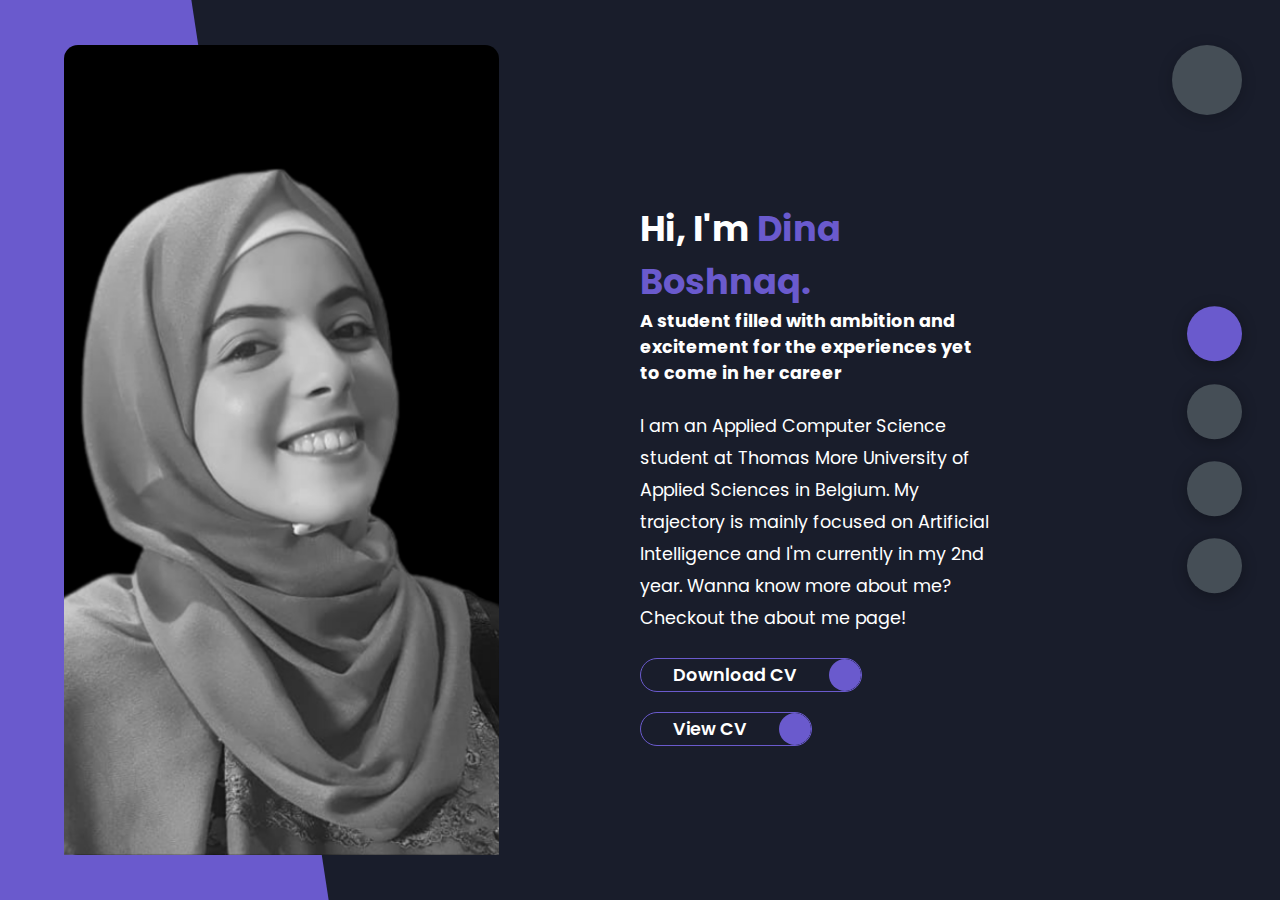
<file: index.html>
<!DOCTYPE html>
<html lang="en">

<head>
    <meta charset="UTF-8">
    <meta http-equiv="X-UA-Compatible" content="IE=edge">
    <meta name="viewport" content="width=device-width, initial-scale=1.0">
    <title>Portfolio</title>
    <link rel="stylesheet" href="styles/styles.css">
    <link rel="preconnect" href="https://fonts.googleapis.com">
    <link rel="preconnect" href="https://fonts.gstatic.com" crossorigin>
    <link href="https://fonts.googleapis.com/css2?family=Poppins:ital@0;1&display=swap" rel="stylesheet">
    <link rel="stylesheet" href="https://cdnjs.cloudflare.com/ajax/libs/font-awesome/6.4.0/css/all.min.css"
        integrity="sha512-iecdLmaskl7CVkqkXNQ/ZH/XLlvWZOJyj7Yy7tcenmpD1ypASozpmT/E0iPtmFIB46ZmdtAc9eNBvH0H/ZpiBw=="
        crossorigin="anonymous" referrerpolicy="no-referrer" />
</head>

<body class="main-content">
    <header class="section sec1 header active" id="home">
        <div class="header-content">
            <div class="left-header">
                <div class="h-shape"></div>
                <div class="image">
                    <img src="img/me2.png" alt="Dina Boshnaq">
                </div>
            </div>
            <div class="right-header">
                <h1 class="name">
                    Hi, I'm <span>Dina Boshnaq.</span>
                </h1>
                <h4>A student filled with ambition and excitement for the experiences yet to come in her career <i class="fa-regular fa-face-smile-beam"></i></h4>
                
                <p>
                    I am an Applied Computer Science student at Thomas More University of Applied Sciences in Belgium. My trajectory is mainly focused on Artificial Intelligence and I'm currently in my 2nd year. Wanna know more about me? Checkout the <span class="control" data-id="about">about me</span> page!
                </p>
                <div class="btn-con">
                    <a href="/files/ResumeDina.pdf" download="Dina's Resume" class="main-btn">
                        <span class="btn-text">Download CV</span>
                        <span class="btn-icon"><i class="fas fa-download"></i></span>
                    </a>
                </div>
                <div class="btn-con" style="margin-top: 20px;">
                    <a href="/files/ResumeDina.pdf" target="_blank" class="main-btn">
                        <span class="btn-text">View CV</span>
                        <span class="btn-icon"><i class="fas fa-eye"></i></span>
                    </a>
                </div>
            </div>
        </div>
    </header>

    <div class="controlls">
        <a class="control control-1 active-btn" data-id="home" href="index.html">
            <i class="fa-solid fa-house"></i>
        </a>
        <a class="control control-2" data-id="about" href="about.html">
            <i class="fa-solid fa-user"></i>
        </a>
        <a class="control control-3" data-id="portfolio" href="portfolio.html">
            <i class="fa-solid fa-briefcase"></i>
        </a>
        <a class="control control-5" data-id="contact" href="contact.html">
            <i class="fa-solid fa-envelope-open"></i>
        </a>
    </div>

    <div class="theme-btn">
        <i class="fas fa-adjust"></i>
    </div>

    <script src="app.js"></script>
</body>

</html>
</file>
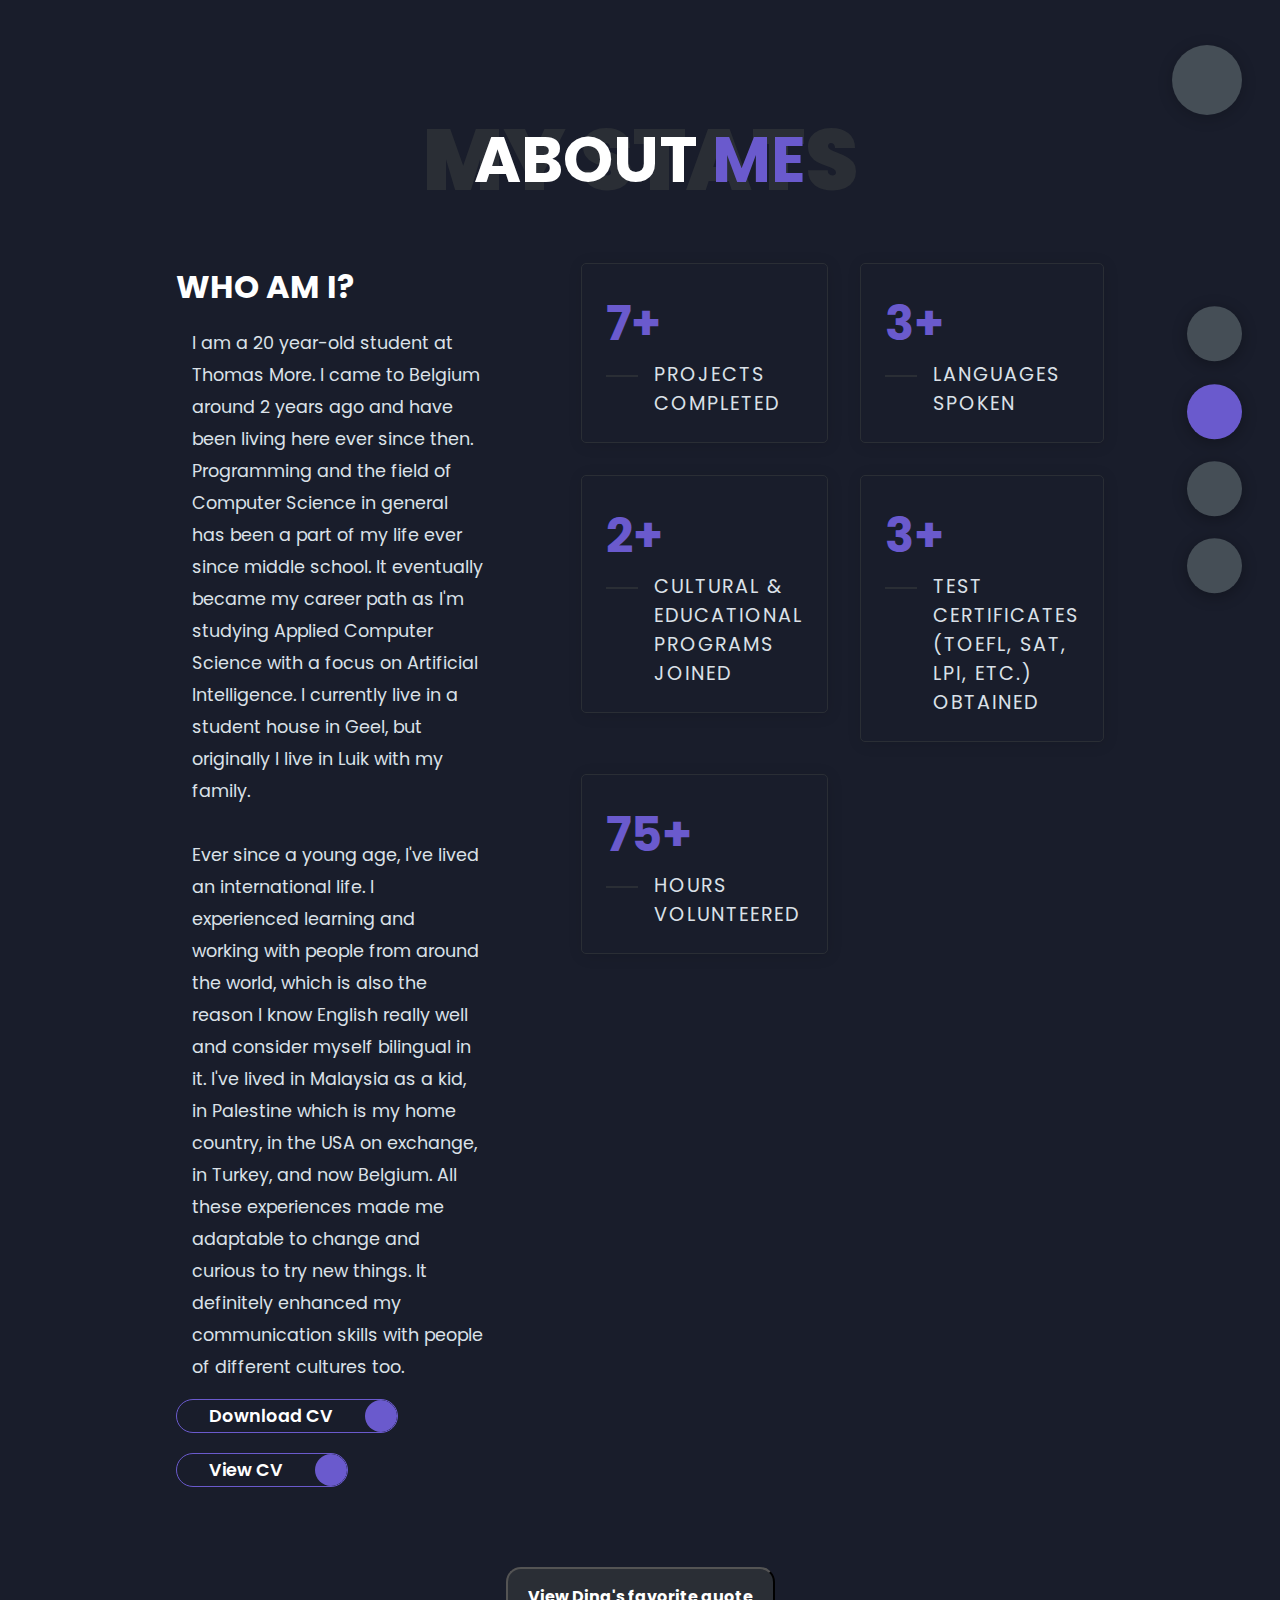
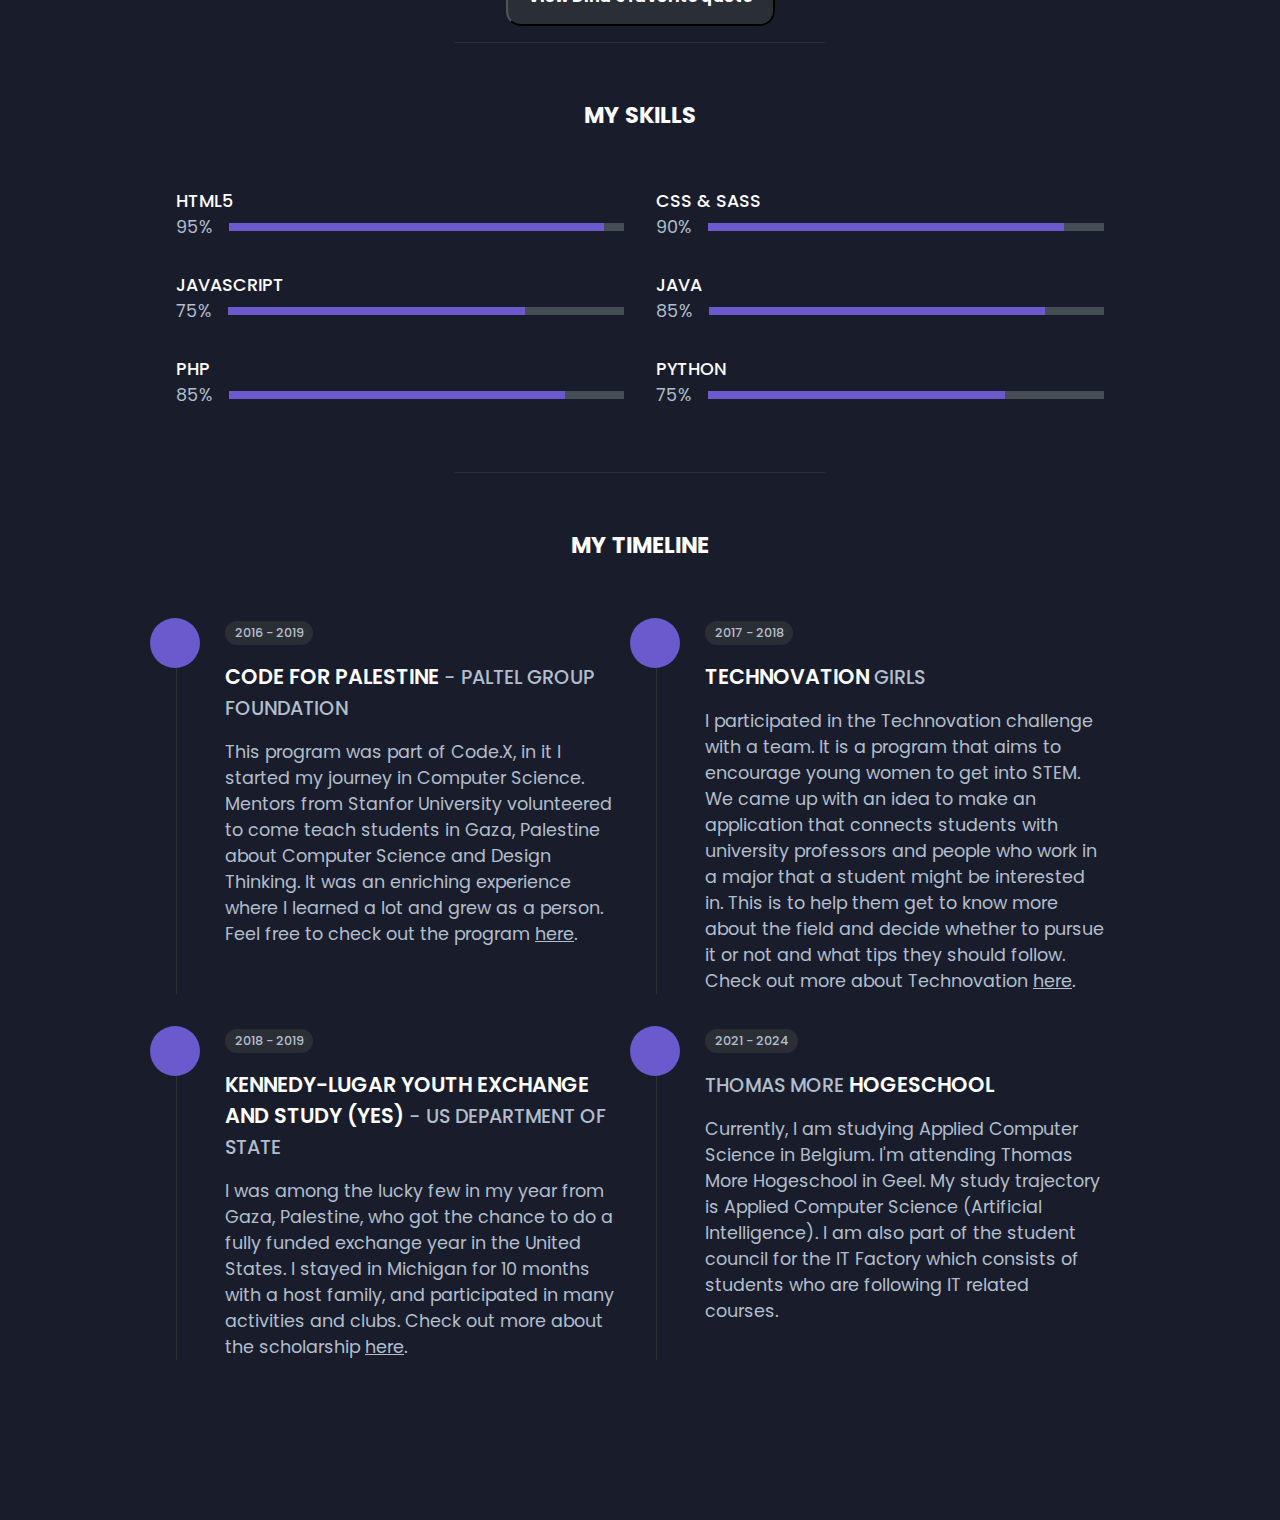
<file: about.html>
<!DOCTYPE html>
<html lang="en">

<head>
    <meta charset="UTF-8">
    <meta http-equiv="X-UA-Compatible" content="IE=edge">
    <meta name="viewport" content="width=device-width, initial-scale=1.0">
    <title>Portfolio</title>
    <link rel="stylesheet" href="styles/styles.css">
    <link rel="preconnect" href="https://fonts.googleapis.com">
    <link rel="preconnect" href="https://fonts.gstatic.com" crossorigin>
    <link href="https://fonts.googleapis.com/css2?family=Poppins:ital@0;1&display=swap" rel="stylesheet">
    <link rel="stylesheet" href="https://cdnjs.cloudflare.com/ajax/libs/font-awesome/6.4.0/css/all.min.css"
        integrity="sha512-iecdLmaskl7CVkqkXNQ/ZH/XLlvWZOJyj7Yy7tcenmpD1ypASozpmT/E0iPtmFIB46ZmdtAc9eNBvH0H/ZpiBw=="
        crossorigin="anonymous" referrerpolicy="no-referrer" />
</head>

<body class="main-content">
    <main>
        <section class="section sec2 about" id="about">
            <div class="main-title">
                <h2>About <span>me</span><span class="bg-text">my stats</span></h2>
            </div>
            <div class="about-container">
                <div class="left-about">
                    <h4>Who am I?</h4>
                    <p>
                        I am a 20 year-old student at Thomas More.
                        I came to Belgium around 2 years ago and have been living here ever
                        since then. Programming and the field of Computer Science in general
                        has been a part of my life ever since middle school.
                        It eventually became my career path as I'm studying Applied Computer
                        Science with a focus on Artificial Intelligence. I currently live in a
                        student house in Geel, but originally I live in Luik with my family.
                    </p>
                    <p>
                        Ever since a young age, I've lived an international life. I experienced learning and working
                        with people from around the world, which is also the reason I know English really well and
                        consider myself bilingual in it. I've lived in Malaysia as a kid, in Palestine which is my home
                        country, in the USA on exchange, in Turkey, and now Belgium. All these experiences made me
                        adaptable to change and curious to try new things. It definitely enhanced my communication
                        skills with people of different cultures too.
                    </p>
                    <div class="btn-con">
                        <a href="/files/ResumeDina.pdf" download="Dina's Resume" class="main-btn">
                            <span class="btn-text">Download CV</span>
                            <span class="btn-icon"><i class="fas fa-download"></i></span>
                        </a>
                    </div>
                    <div class="btn-con" style="margin-top: 20px;">
                        <a href="/files/ResumeDina.pdf" target="_blank" class="main-btn">
                            <span class="btn-text">View CV</span>
                            <span class="btn-icon"><i class="fas fa-eye"></i></span>
                        </a>
                    </div>
                </div>
                <div class="right-about">
                    <div class="about-item">
                        <div class="abt-text">
                            <p class="large-text">7+</p>
                            <p class="small-text">Projects <br />Completed</p>
                        </div>
                    </div>
                    <div class="about-item">
                        <div class="abt-text">
                            <p class="large-text">3+</p>
                            <p class="small-text">Languages <br />Spoken</p>
                        </div>
                    </div>
                    <div class="about-item">
                        <div class="abt-text">
                            <p class="large-text">2+</p>
                            <p class="small-text">Cultural & Educational Programs <br />Joined</p>
                        </div>
                    </div>
                    <div class="about-item">
                        <div class="abt-text">
                            <p class="large-text">3+</p>
                            <p class="small-text">Test Certificates (Toefl, SAT, LPI, etc.) <br />obtained</p>
                        </div>
                    </div>
                    <div class="about-item">
                        <div class="abt-text">
                            <p class="large-text">75+</p>
                            <p class="small-text">Hours <br />Volunteered</p>
                        </div>
                    </div>
                </div>
            </div>

            <div class="download-con" style="display: flex; justify-content: center;">
                <button class="download" onclick="typeWriter()" >
                    View Dina's favorite quote
                </button>
            </div>

            <div style="font-family: 'Special Elite', cursive;
            color: #3f3f5a;
            display: flex;
            flex-direction: column;
            align-items: center;
            width:100%;">
                <blockquote id="effect" style="white-space: pre-line; font-weight: 100;
            font-size: 2rem;
            max-width: 600px;
            line-height: 1.4;
            position: relative;
            margin: 0;
            padding: .5rem;
            font-family: 'Special Elite';"></blockquote>
            </div>

            <script>
                var i = 0;
                var txt = 'Courage is not the absence of fear but rather the judgement that something else is more important.\n-Franklin D. Roosevelt';
                var speed = 50;
                
                function typeWriter() {
                  if (i < txt.length) {
                    document.getElementById("effect").innerHTML += txt.charAt(i);
                    i++;
                    setTimeout(typeWriter, speed);
                  }
                }
            </script>
            
            <div class="about-stats">
                <h4 class="stat-title">My skills</h4>
                <div class="progress-bars">
                    <div class="progress-bar">
                        <p class="prog-title">html5</p>
                        <div class="progress-con">
                            <p class="prog-text">95%</p>
                            <div class="progress">
                                <span class="html"></span>
                            </div>
                        </div>
                    </div>
                    <div class="progress-bar">
                        <p class="prog-title">CSS & Sass</p>
                        <div class="progress-con">
                            <p class="prog-text">90%</p>
                            <div class="progress">
                                <span class="css-sass"></span>
                            </div>
                        </div>
                    </div>
                    <div class="progress-bar">
                        <p class="prog-title">JavaScript</p>
                        <div class="progress-con">
                            <p class="prog-text">75%</p>
                            <div class="progress">
                                <span class="js"></span>
                            </div>
                        </div>
                    </div>
                    <div class="progress-bar">
                        <p class="prog-title">Java</p>
                        <div class="progress-con">
                            <p class="prog-text">85%</p>
                            <div class="progress">
                                <span class="java"></span>
                            </div>
                        </div>
                    </div>
                    <div class="progress-bar">
                        <p class="prog-title">PHP</p>
                        <div class="progress-con">
                            <p class="prog-text">85%</p>
                            <div class="progress">
                                <span class="php"></span>
                            </div>
                        </div>
                    </div>
                    <div class="progress-bar">
                        <p class="prog-title">Python</p>
                        <div class="progress-con">
                            <p class="prog-text">75%</p>
                            <div class="progress">
                                <span class="python"></span>
                            </div>
                        </div>
                    </div>
                </div>
            </div>
            <h4 class="stat-title">My Timeline</h4>
            <div class="timeline">
                <div class="timeline-item">
                    <div class="tl-icon">
                        <i class="fas fa-briefcase"></i>
                    </div>
                    <p class="tl-duration">2016 - 2019</p>
                    <h5>Code For Palestine<span> - Paltel Group Foundation</span></h5>
                    <p>This program was part of Code.X, in it I started my journey in Computer Science. Mentors from
                        Stanfor University volunteered to come teach students in Gaza, Palestine about Computer Science
                        and Design Thinking. It was an enriching experience where I learned a lot and grew as a person.
                        Feel free to check out the program <a href="https://www.codedotx.org/" class="here"
                            target="_blank">here</a>.</p>
                </div>
                <div class="timeline-item">
                    <div class="tl-icon">
                        <i class="fas fa-briefcase"></i>
                    </div>
                    <p class="tl-duration">2017 - 2018</p>
                    <h5>Technovation<span> Girls</span></h5>
                    <p>I participated in the Technovation challenge with a team. It is a program that aims to encourage
                        young women to get into STEM. We came up with an idea to make an application that connects
                        students with university professors and people who work in a major that a student might be
                        interested in. This is to help them get to know more about the field and decide whether to
                        pursue it or not and what tips they should follow. Check out more about Technovation <a
                            href="https://www.technovation.org/" class="here" target="_blank">here</a>.</p>
                </div>
                <div class="timeline-item">
                    <div class="tl-icon">
                        <i class="fas fa-briefcase"></i>
                    </div>
                    <p class="tl-duration">2018 - 2019</p>
                    <h5>Kennedy-Lugar Youth Exchange and Study (YES)<span> - US Department of State</span></h5>
                    <p>I was among the lucky few in my year from Gaza, Palestine, who got the chance to do a fully
                        funded exchange year in the United States. I stayed in Michigan for 10 months with a host
                        family, and participated in many activities and clubs. Check out more about the scholarship <a
                            href="https://www.yesprograms.org/" class="here" target="_blank">here</a>.</p>
                </div>
                <div class="timeline-item">
                    <div class="tl-icon">
                        <i class="fas fa-briefcase"></i>
                    </div>
                    <p class="tl-duration">2021 - 2024</p>
                    <h5><span>Thomas More</span> Hogeschool</h5>
                    <p>Currently, I am studying Applied Computer Science in Belgium. I'm attending Thomas More
                        Hogeschool in Geel. My study trajectory is Applied Computer Science (Artificial Intelligence). I
                        am also part of the student council for the IT Factory which consists of students who are
                        following IT related courses.</p>
                </div>
            </div>
        </section>
    </main>

    <div class="controlls">
        <a class="control control-1" data-id="home" href="index.html">
            <i class="fa-solid fa-house"></i>
        </a>
        <a class="control control-2 active-btn" data-id="about" href="about.html">
            <i class="fa-solid fa-user"></i>
        </a>
        <a class="control control-3" data-id="portfolio" href="portfolio.html">
            <i class="fa-solid fa-briefcase"></i>
        </a>
        <a class="control control-5" data-id="contact" href="contact.html">
            <i class="fa-solid fa-envelope-open"></i>
        </a>
    </div>

    <div class="theme-btn">
        <i class="fas fa-adjust"></i>
    </div>

    <script src="app.js"></script>
</body>

</html>
</file>
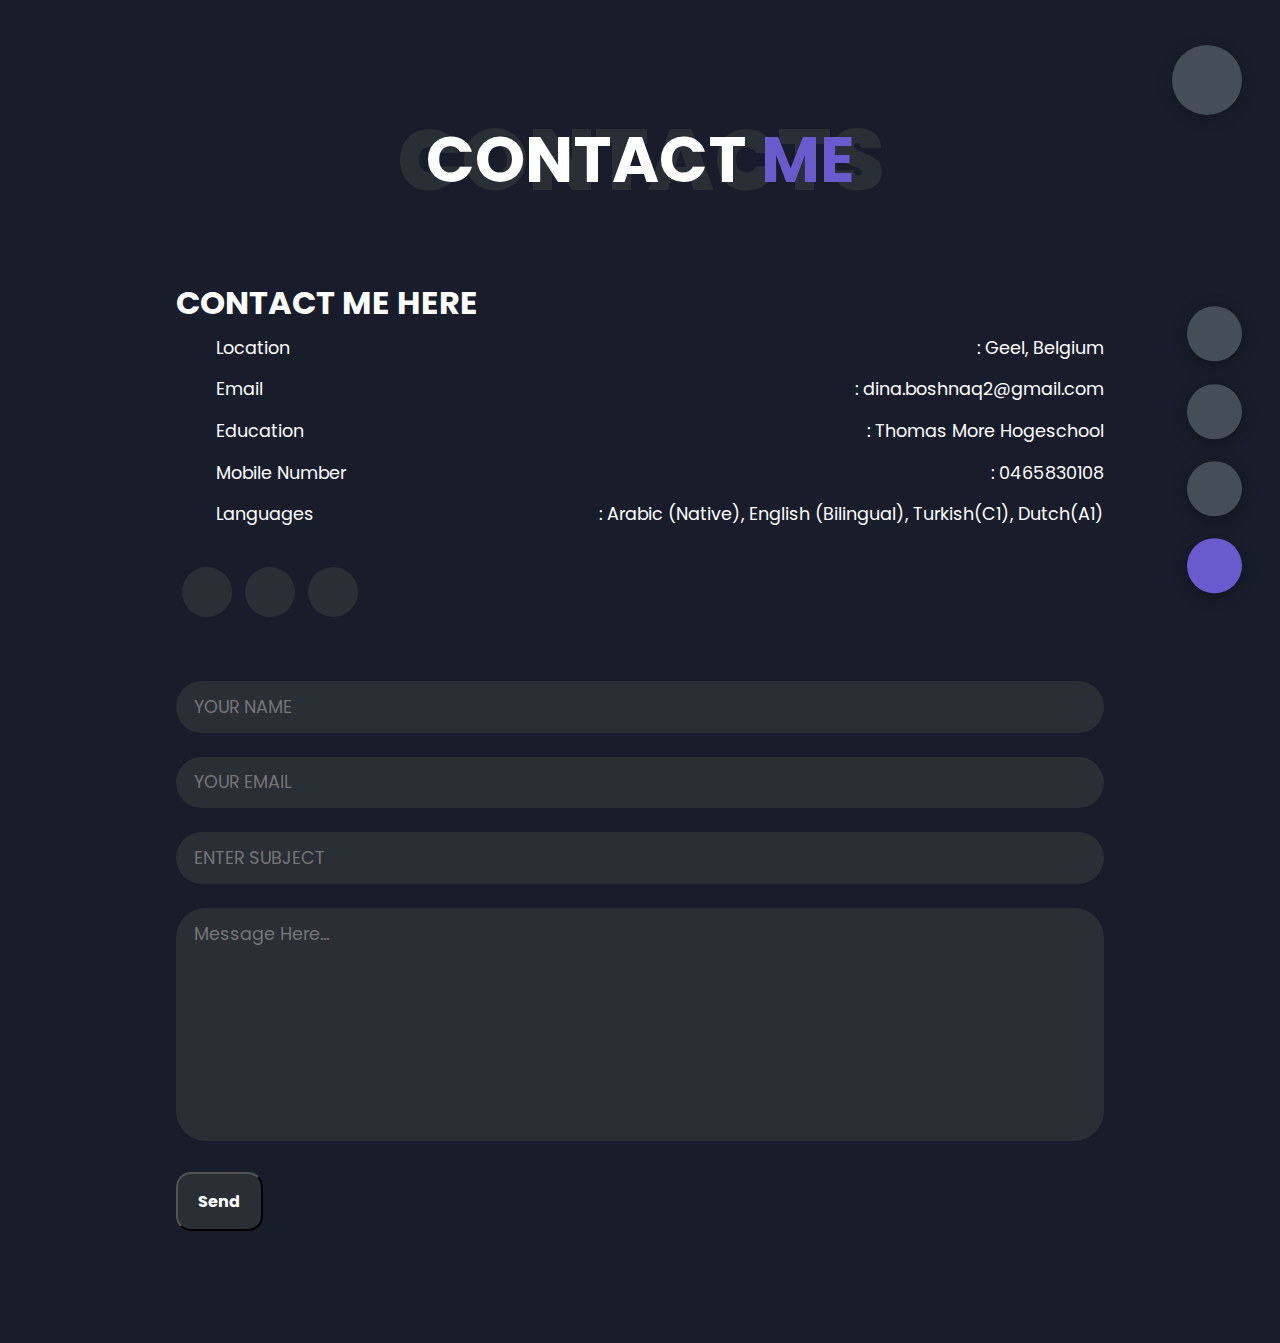
<file: contact.html>
<!DOCTYPE html>
<html lang="en">

<head>
    <meta charset="UTF-8">
    <meta http-equiv="X-UA-Compatible" content="IE=edge">
    <meta name="viewport" content="width=device-width, initial-scale=1.0">
    <title>Portfolio</title>
    <link rel="stylesheet" href="styles/styles.css">
    <link rel="preconnect" href="https://fonts.googleapis.com">
    <link rel="preconnect" href="https://fonts.gstatic.com" crossorigin>
    <link href="https://fonts.googleapis.com/css2?family=Poppins:ital@0;1&display=swap" rel="stylesheet">
    <link rel="stylesheet" href="https://cdnjs.cloudflare.com/ajax/libs/font-awesome/6.4.0/css/all.min.css"
        integrity="sha512-iecdLmaskl7CVkqkXNQ/ZH/XLlvWZOJyj7Yy7tcenmpD1ypASozpmT/E0iPtmFIB46ZmdtAc9eNBvH0H/ZpiBw=="
        crossorigin="anonymous" referrerpolicy="no-referrer" />
</head>

<body class="main-content">
    <main>
        <section class="section sec5 contact" id="contact">
            <div class="contact-container">
                <div class="main-title">
                    <h2>Contact <span>Me</span><span class="bg-text">Contacts</span></h2>
                </div>
                <div class="contact-content-con">
                    <div class="left-contact">
                        <h4>Contact me here</h4>
                        <div class="contact-info">
                            <div class="contact-item">
                                <div class="icon">
                                    <i class="fas fa-map-marker-alt"></i>
                                    Location
                                </div>
                                <p>
                                    : Geel, Belgium
                                </p>
                            </div>
                            <div class="contact-item">
                                <div class="icon">
                                    <i class="fas fa-envelope"></i>
                                    <span>Email</span>
                                </div>
                                <p>
                                    <span>: dina.boshnaq2@gmail.com</span>
                                </p>
                            </div>
                            <div class="contact-item">
                                <div class="icon">
                                    <i class="fas fa-user-graduate"></i>
                                    <span>Education</span>
                                </div>
                                <p>
                                    <span>: Thomas More Hogeschool</span>
                                </p>
                            </div>
                            <div class="contact-item">
                                <div class="icon">
                                    <i class="fas fa-user-graduate"></i>
                                    <span>Mobile Number</span>
                                </div>
                                <p>
                                    <span>: 0465830108</span>
                                </p>
                            </div>
                            <div class="contact-item">
                                <div class="icon">
                                    <i class="fas fa-globe-africa"></i>
                                    <span>Languages</span>
                                </div>
                                <p>
                                    <span>: Arabic (Native), English (Bilingual), Turkish(C1), Dutch(A1)</span>
                                </p>
                            </div>
                        </div>
                        <div class="contact-icons">
                            <div class="contact-icon">
                                <a href="https://www.pexels.com/@dina-boshnaq-123876169/" target="_blank">
                                    <i class="fas fa-camera"></i>
                                </a>
                                <a href="https://www.linkedin.com/in/dina-boshnaq/" target="_blank">
                                    <i class="fab fa-linkedin"></i>
                                </a>
                                <a href="https://github.com/16dina" target="_blank">
                                    <i class="fab fa-github"></i>
                                </a>
                            </div>
                        </div>
                    </div>
                    <div class="right-contact">
                        <form name="contact" method="POST" data-netlify="true" class="contact-form">
                            <input type="hidden" name="form-name" value="contact">

                            <div class="input-control i-c-2">
                                <input type="text" required placeholder="YOUR NAME">
                                <input type="email" required placeholder="YOUR EMAIL">
                            </div>
                            <div class="input-control">
                                <input type="text" required placeholder="ENTER SUBJECT">
                            </div>
                            <div class="input-control">
                                <textarea name="" id="" cols="15" rows="8" placeholder="Message Here..."></textarea>
                            </div>
                            <button class="download" type="submit">Send</button>
                        </form>
                    </div>
                </div>
            </div>
        </section>
    </main>

    <div class="controlls">
        <a class="control control-1" data-id="home" href="index.html">
            <i class="fa-solid fa-house"></i>
        </a>
        <a class="control control-2" data-id="about" href="about.html">
            <i class="fa-solid fa-user"></i>
        </a>
        <a class="control control-3" data-id="portfolio" href="portfolio.html">
            <i class="fa-solid fa-briefcase"></i>
        </a>
        <a class="control control-5 active-btn" data-id="contact" href="contact.html">
            <i class="fa-solid fa-envelope-open"></i>
        </a>
    </div>

    <div class="theme-btn">
        <i class="fas fa-adjust"></i>
    </div>

    <script src="app.js"></script>
</body>

</html>
</file>
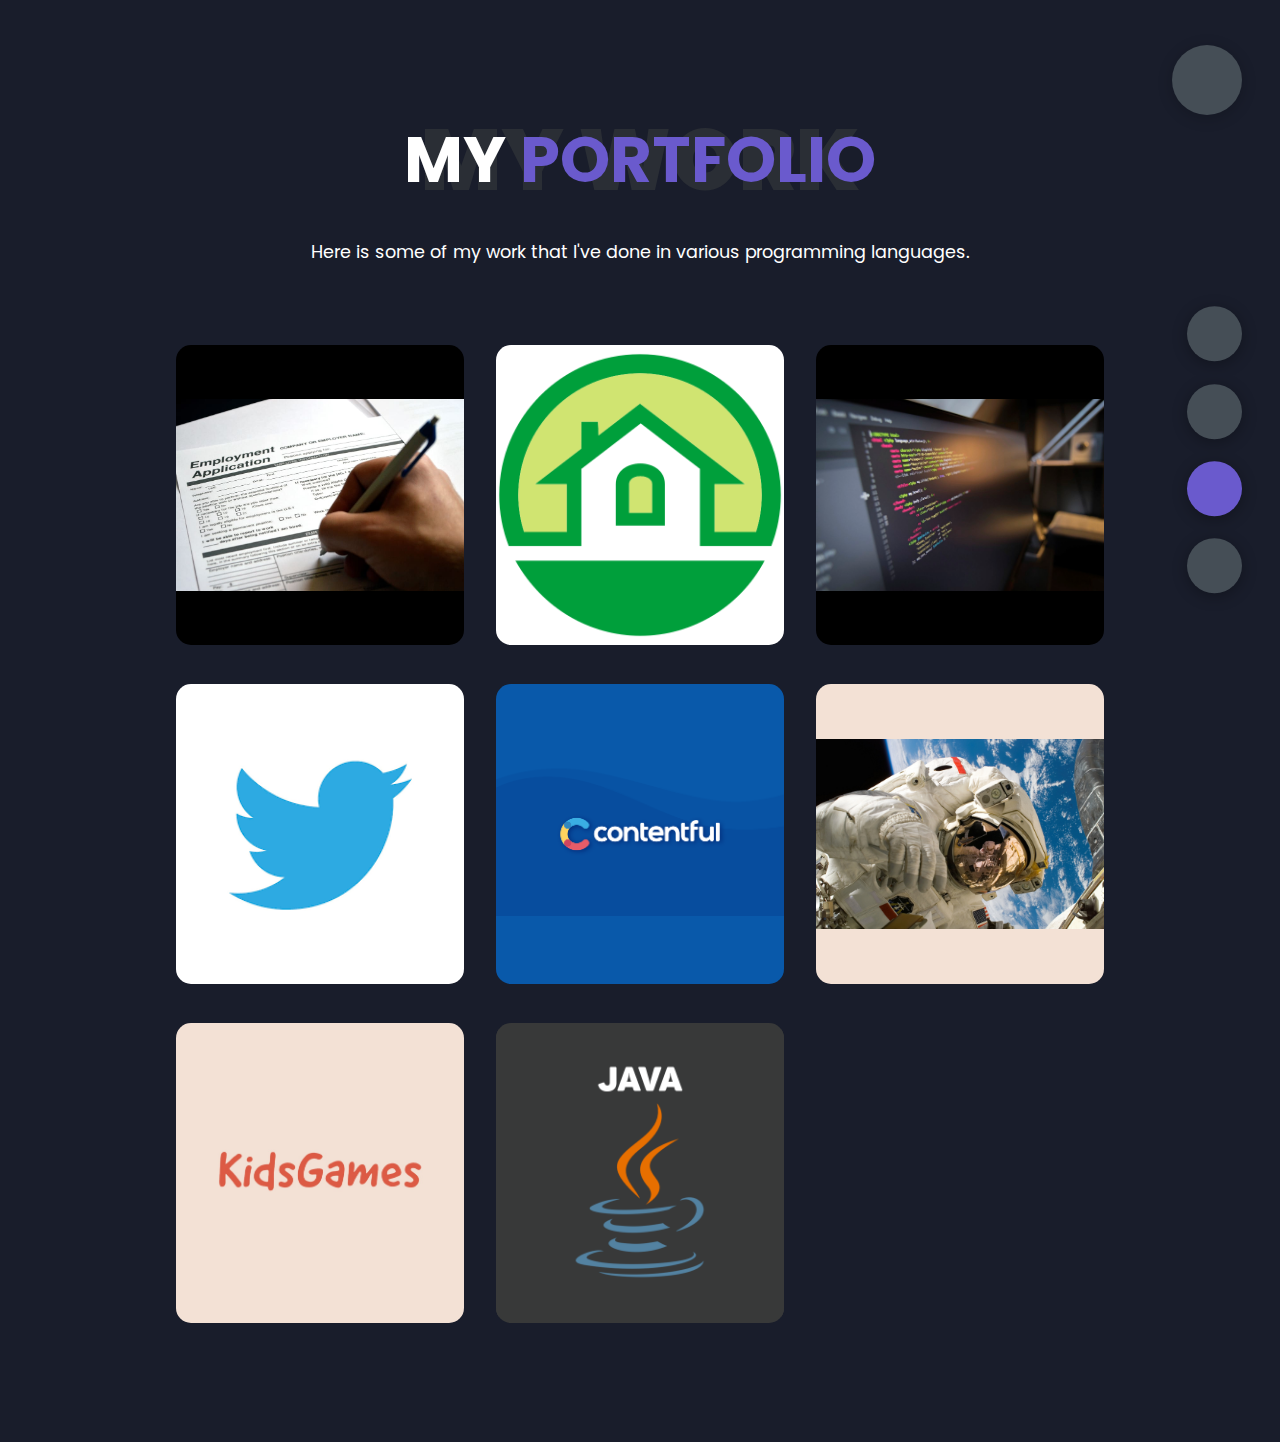
<file: portfolio.html>
<!DOCTYPE html>
<html lang="en">

<head>
    <meta charset="UTF-8">
    <meta http-equiv="X-UA-Compatible" content="IE=edge">
    <meta name="viewport" content="width=device-width, initial-scale=1.0">
    <title>Portfolio</title>
    <link rel="stylesheet" href="styles/styles.css">
    <link rel="preconnect" href="https://fonts.googleapis.com">
    <link rel="preconnect" href="https://fonts.gstatic.com" crossorigin>
    <link href="https://fonts.googleapis.com/css2?family=Poppins:ital@0;1&display=swap" rel="stylesheet">
    <link rel="stylesheet" href="https://cdnjs.cloudflare.com/ajax/libs/font-awesome/6.4.0/css/all.min.css"
        integrity="sha512-iecdLmaskl7CVkqkXNQ/ZH/XLlvWZOJyj7Yy7tcenmpD1ypASozpmT/E0iPtmFIB46ZmdtAc9eNBvH0H/ZpiBw=="
        crossorigin="anonymous" referrerpolicy="no-referrer" />
</head>

<body class="main-content">
    <main>
        <section class="section sec3 portfolio" id="portfolio">
            <div class="main-title">
                <h2>My <span>Portfolio</span><span class="bg-text">My Work</span></h2>
            </div>
            <p class="port-text">
                Here is some of my work that I've done in various programming languages.
            </p>
            <div class="portfolios">
                <div class="portfolio-item">
                    <div class="image">
                        <img src="img/job.jpg" alt="" style="background-color: black;">
                    </div>
                    <div class="hover-items">
                        <h3>Requirements Analysis Project: Job Application Training WebApp</h3>
                        <div class="icons">
                            <a href="projects/jobApplicationTraining.html" class="icon">
                                <i class="fab fa-plus"></i>
                            </a>
                        </div>
                    </div>
                </div>
                <div class="portfolio-item">
                    <div class="image">
                        <img src="img/house.png" alt="" style="background-color: white;">
                    </div>
                    <div class="hover-items">
                        <h3>Requirements Analysis Project: Staff Management System</h3>
                        <div class="icons">
                            <a href="projects/staffManagementSystem.html" class="icon">
                                <i class="fab fa-plus"></i>
                            </a>
                        </div>
                    </div>
                </div>
                <div class="portfolio-item">
                    <div class="image">
                        <img src="img/lst-php.jpg" alt="" style="background-color: black;">
                    </div>
                    <div class="hover-items">
                        <h3>Project PHP: Staff Management System</h3>
                        <div class="icons">
                            <a href="projects/lst-php.html" class="icon">
                                <i class="fab fa-plus"></i>
                            </a>
                        </div>
                    </div>
                </div>
                <div class="portfolio-item">
                    <div class="image">
                        <img src="img/twitter.png" alt="" style="background-color: white;">
                    </div>
                    <div class="hover-items">
                        <h3>PoweShell Twitter API</h3>
                        <div class="icons">
                            <a href="https://github.com/16dina/TwitterAPI" target="_blank" class="icon">
                                <i class="fab fa-github"></i>
                            </a>
                            <a href="projects/twitterAPI.html" class="icon">
                                <i class="fab fa-plus"></i>
                            </a>
                            <a href="https://www.youtube.com/embed/DGGljYx5qrA" target="_blank" class="icon">
                                <i class="fab fa-youtube"></i>
                            </a>
                        </div>
                    </div>
                </div>
                <div class="portfolio-item">
                    <div class="image">
                        <img src="img/contentful.png" alt="" style="background-color: #0959AA;">
                    </div>
                    <div class="hover-items">
                        <h3>ASP.NET WebApp with Contentful headless CMS: Cooking Blog</h3>
                        <div class="icons">
                            <a href="https://github.com/16dina/caseStudy" target="_blank" class="icon">
                                <i class="fab fa-github"></i>
                            </a>
                            <a href="/projects/contentful.html" class="icon">
                                <i class="fab fa-plus"></i>
                            </a>
                            <a href="https://www.youtube.com/embed/KD56hndjSvE" target="_blank" class="icon">
                                <i class="fab fa-youtube"></i>
                            </a>
                        </div>
                    </div>
                </div>
                <div class="portfolio-item">
                    <div class="image">
                        <img src="img/space.jpg" alt="" style="background-color: #F3E1D5;">
                    </div>
                    <div class="hover-items">
                        <h3>aceSpace Website: Dummy Website to learn about Space</h3>
                        <div class="icons">
                            <a href="https://acespace.netlify.app/" target="_blank" class="icon">
                                <i class="fas fa-eye"></i>
                            </a>
                        </div>
                    </div>
                </div>
                <div class="portfolio-item">
                    <div class="image">
                        <img src="img/KidsGames-logos.jpeg" alt="" style="background-color: #F3E1D5;">
                    </div>
                    <div class="hover-items">
                        <h3>Kids Games website with AI using Teachable Machine (Google)</h3>
                        <div class="icons">
                            <a href="https://github.com/16dina/KidsGames" target="_blank" class="icon">
                                <i class="fab fa-github"></i>
                            </a>
                        </div>
                    </div>
                </div>
                <div class="portfolio-item">
                    <div class="image">
                        <img src="img/java.png" alt="" style="background-color: #383939;">
                    </div>
                    <div class="hover-items">
                        <h3>Java: Supermarket Management</h3>
                        <div class="icons">
                            <a href="https://github.com/16dina/javaSupermarket" target="_blank" class="icon">
                                <i class="fab fa-github"></i>
                            </a>
                        </div>
                    </div>
                </div>
            </div>
        </section>
    </main>

    <div class="controlls">
        <a class="control control-1" data-id="home" href="index.html">
            <i class="fa-solid fa-house"></i>
        </a>
        <a class="control control-2" data-id="about" href="about.html">
            <i class="fa-solid fa-user"></i>
        </a>
        <a class="control control-3 active-btn" data-id="portfolio" href="portfolio.html">
            <i class="fa-solid fa-briefcase"></i>
        </a>
        <a class="control control-5" data-id="contact" href="contact.html">
            <i class="fa-solid fa-envelope-open"></i>
        </a>
    </div>

    <div class="theme-btn">
        <i class="fas fa-adjust"></i>
    </div>

    <script src="app.js"></script>
</body>

</html>
</file>
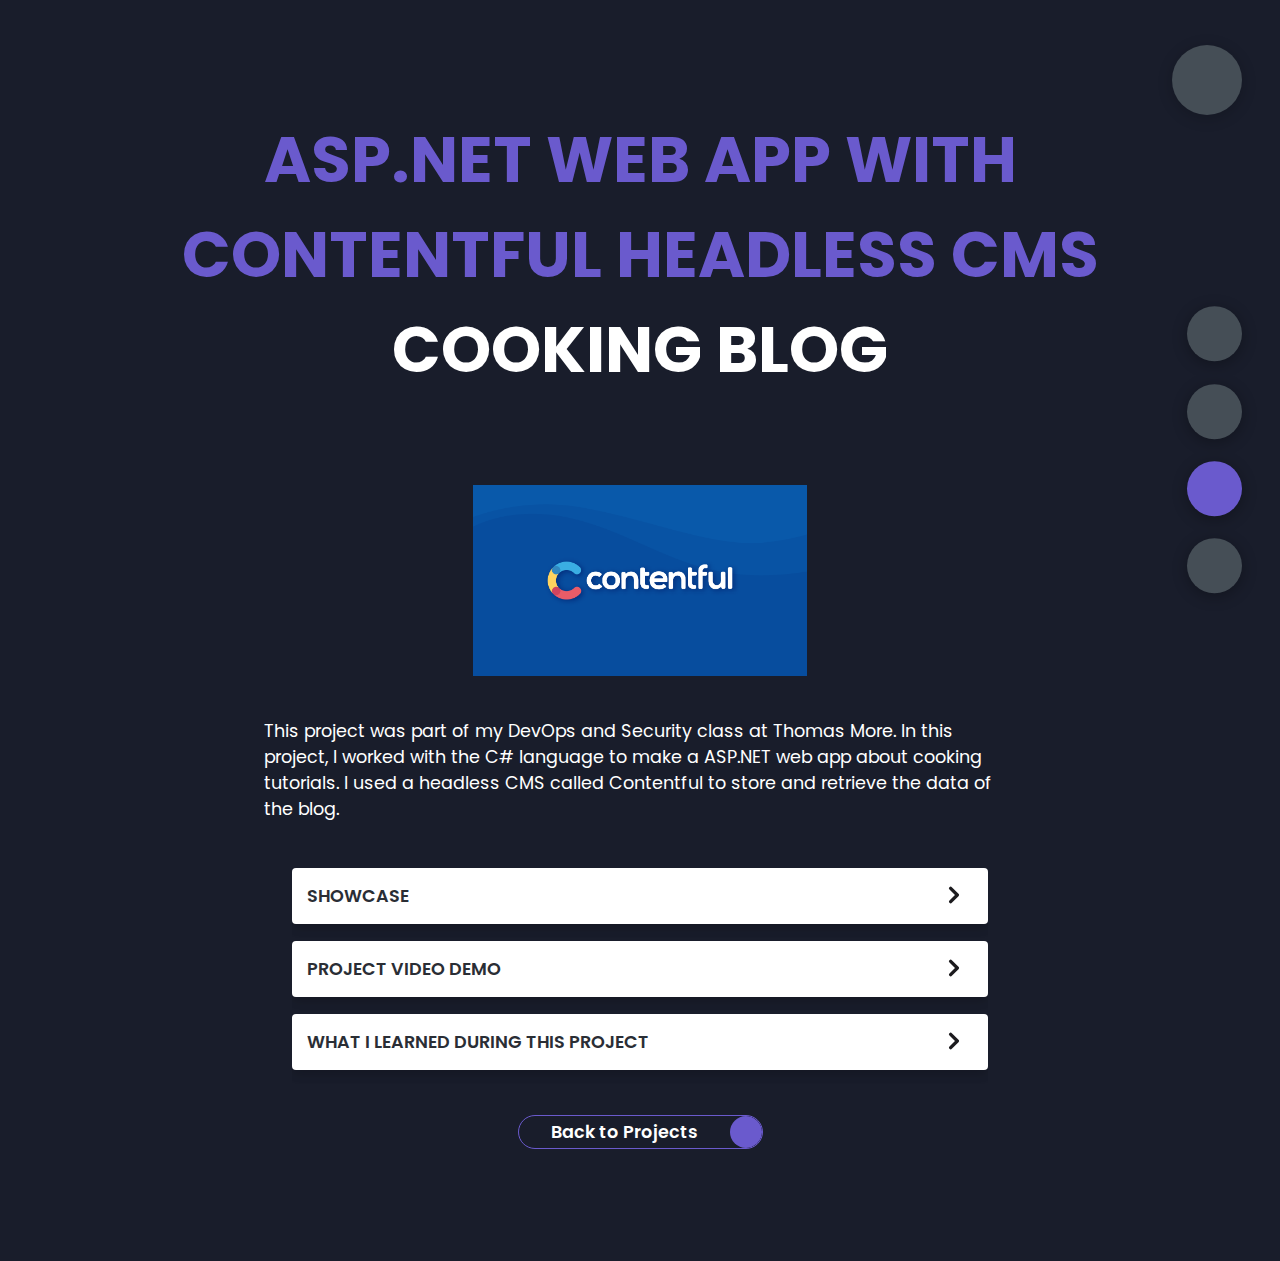
<file: projects/contentful.html>
<!DOCTYPE html>
<html lang="en">

<head>
    <meta charset="UTF-8">
    <meta http-equiv="X-UA-Compatible" content="IE=edge">
    <meta name="viewport" content="width=device-width, initial-scale=1.0">
    <title>Portfolio</title>
    <link rel="stylesheet" href="/styles/styles.css">
    <link rel="preconnect" href="https://fonts.googleapis.com">
    <link rel="preconnect" href="https://fonts.gstatic.com" crossorigin>
    <link href="https://fonts.googleapis.com/css2?family=Poppins:ital@0;1&display=swap" rel="stylesheet">
    <link rel="stylesheet" href="https://cdnjs.cloudflare.com/ajax/libs/font-awesome/6.4.0/css/all.min.css"
        integrity="sha512-iecdLmaskl7CVkqkXNQ/ZH/XLlvWZOJyj7Yy7tcenmpD1ypASozpmT/E0iPtmFIB46ZmdtAc9eNBvH0H/ZpiBw=="
        crossorigin="anonymous" referrerpolicy="no-referrer" />
</head>

<body class="main-content">
    <main>
        <section class="section sec3 portfolio" id="portfolio">
            <div class="main-title">
                <h2><span>Asp.net web app with contentful headless cms</span> cooking blog</h2>
            </div>
            <div class="intro-text">
                <img src="/img/contentful.png" alt="">
                <p>
                    This project was part of my DevOps and Security class at Thomas More. In this project, I worked with
                    the C# language to make a ASP.NET web app about cooking tutorials. I used a headless CMS called
                    Contentful to store and retrieve the data of the blog.
                </p>
            </div>
            <div class="project-section">
                <div class="collapsable">
                    <input type="checkbox" id="collapsable-head-1">
                    <label for="collapsable-head-1">Showcase</label>
                    <div class="project-section-content">
                        <div class="image">
                            <img src="/img/blog.png" alt="Cooking blog showcase">
                        </div>
                    </div>

                </div>

                <div class="collapsable">
                    <input type="checkbox" id="collapsable-head-2">
                    <label for="collapsable-head-2">Project video demo</label>
                    <div class="project-section-content">
                        <p>I would like to share with you this YouTube video I made to explain this project.</p>
                        <div class="video-frame">
                            <iframe width="80%" height="315" src="https://www.youtube.com/embed/KD56hndjSvE"
                                title="YouTube video player" frameborder="0"
                                allow="accelerometer; autoplay; clipboard-write; encrypted-media; gyroscope; picture-in-picture; web-share"
                                allowfullscreen></iframe>
                        </div>
                        <p>Feel free to view the entire documentation for this project:</p>
                        <div class="download-con">
                            <button class="download">
                                <a href="/files/ContentfulCaseStudy.docx" download="Prototypes.rpteam">Download
                                    Documentation <i class="fas fa-download"></i></a>
                            </button>
                        </div>
                    </div>
                </div>

                <div class="collapsable">
                    <input type="checkbox" id="collapsable-head-5">
                    <label for="collapsable-head-5">What I learned during this project</label>
                    <div class="project-section-content">
                        <p>
                            Through this project, I learned to work with Contentful which has become in demand in many
                            job vacancies nowadays. I also got a basic introduction to C# which was still a fairly new
                            programming language for me. It required much self-search online to look at different
                            documentation for how to use Contentful in order to retrieve the data. This has enhanced my
                            search skills and driven my curiosity to learn more about Contentful. I also learned how to
                            apply the basic principles of DevOps by creating a pipeline to automate the process of
                            building the web app. I enhanced my GitHub skills by using GitHub Actions, and my Docker
                            skills by using Docker Hub to make my own image and container to host the web app.
                        </p>
                    </div>
                </div>

                <div style="display: flex; justify-content: center; margin-top: 3%">
                    <div class="btn-con">
                        <a href="/portfolio.html" class="main-btn">
                            <span class="btn-text">Back to Projects</span>
                            <span class="btn-icon"><i class="fas fa-rotate-left"></i></span>
                        </a>
                    </div>
                </div>
            </div>

        </section>
    </main>

    <div class="controlls">
        <a class="control control-1" data-id="home" href="/index.html">
            <i class="fa-solid fa-house"></i>
        </a>
        <a class="control control-2" data-id="about" href="/about.html">
            <i class="fa-solid fa-user"></i>
        </a>
        <a class="control control-3 active-btn" data-id="portfolio" href="/portfolio.html">
            <i class="fa-solid fa-briefcase"></i>
        </a>
        <a class="control control-5" data-id="contact" href="/contact.html">
            <i class="fa-solid fa-envelope-open"></i>
        </a>
    </div>

    <div class="theme-btn">
        <i class="fas fa-adjust"></i>
    </div>

    <script src="/app.js"></script>

</body>

</html>
</file>
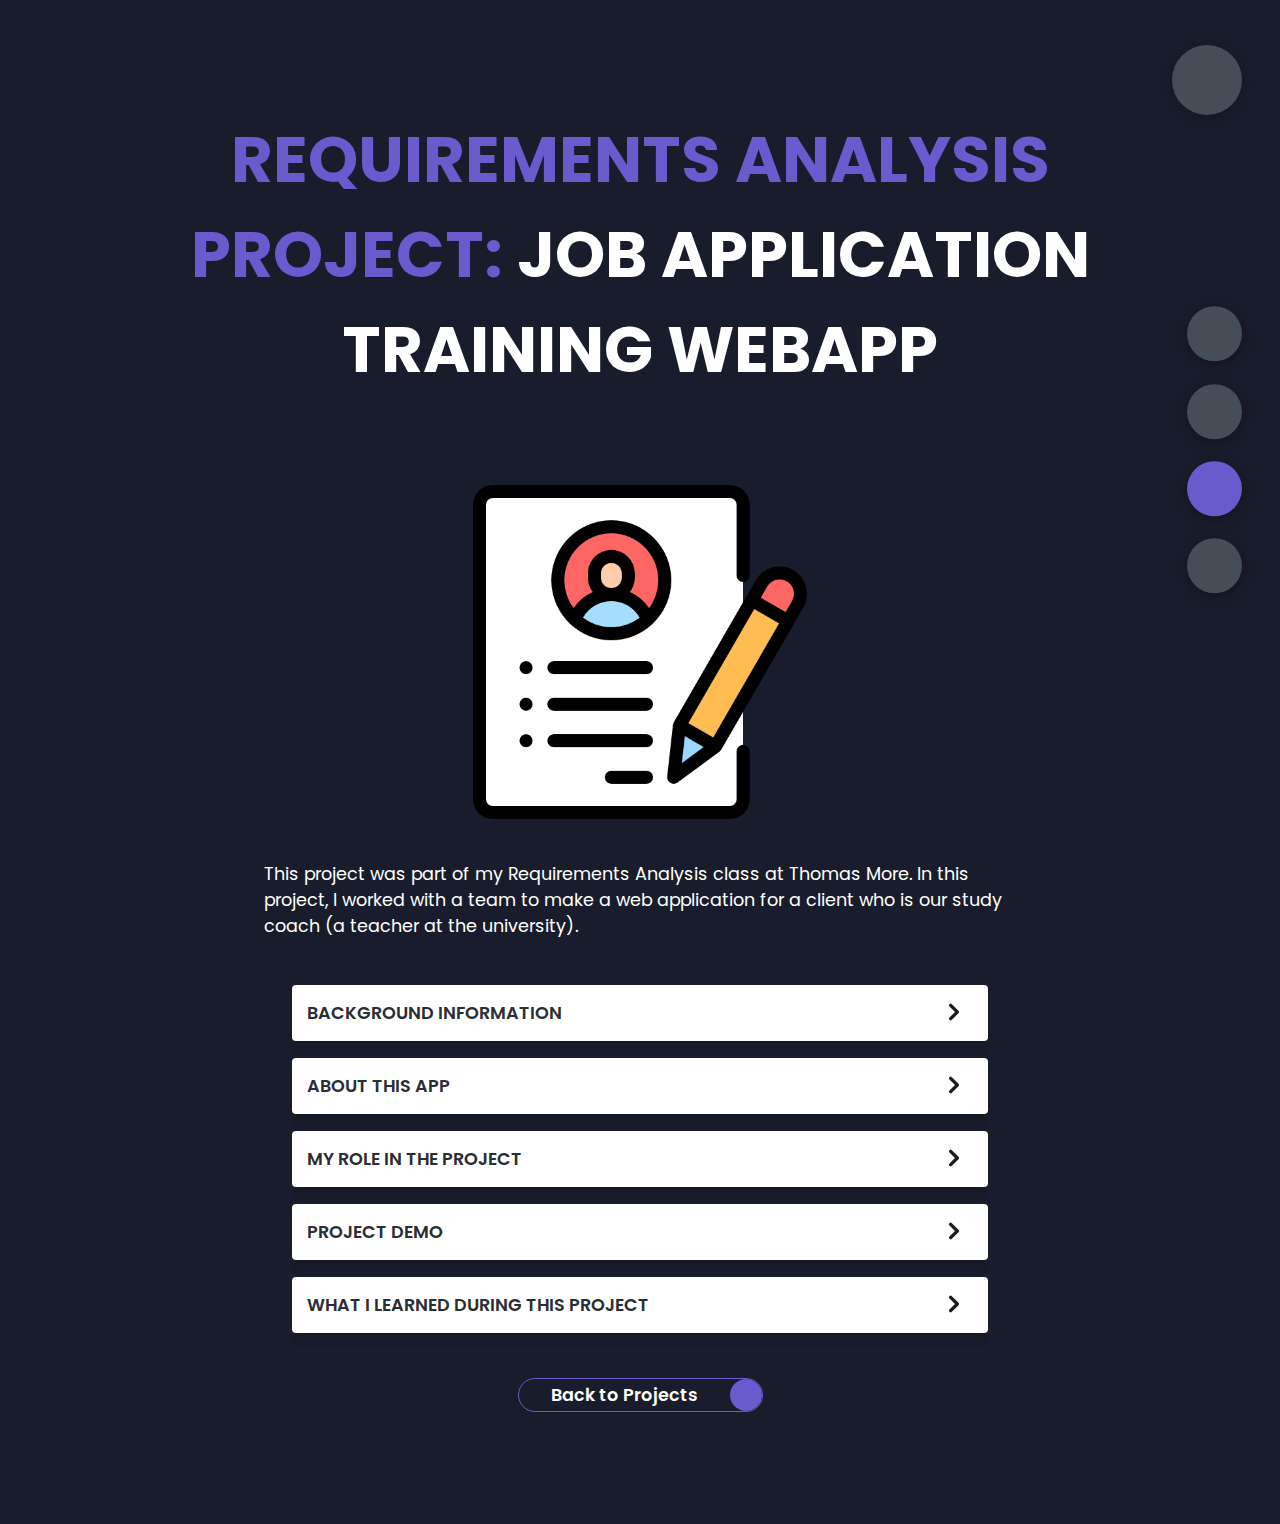
<file: projects/jobApplicationTraining.html>
<!DOCTYPE html>
<html lang="en">

<head>
    <meta charset="UTF-8">
    <meta http-equiv="X-UA-Compatible" content="IE=edge">
    <meta name="viewport" content="width=device-width, initial-scale=1.0">
    <title>Portfolio</title>
    <link rel="stylesheet" href="/styles/styles.css">
    <link rel="preconnect" href="https://fonts.googleapis.com">
    <link rel="preconnect" href="https://fonts.gstatic.com" crossorigin>
    <link href="https://fonts.googleapis.com/css2?family=Poppins:ital@0;1&display=swap" rel="stylesheet">
    <link rel="stylesheet" href="https://cdnjs.cloudflare.com/ajax/libs/font-awesome/6.4.0/css/all.min.css"
        integrity="sha512-iecdLmaskl7CVkqkXNQ/ZH/XLlvWZOJyj7Yy7tcenmpD1ypASozpmT/E0iPtmFIB46ZmdtAc9eNBvH0H/ZpiBw=="
        crossorigin="anonymous" referrerpolicy="no-referrer" />
</head>

<body class="main-content">
    <main>
        <section class="section sec3 portfolio" id="portfolio">
            <div class="main-title">
                <h2><span>Requirements analysis project:</span> job application training webapp</h2>
            </div>
            <div class="intro-text">
                <img src="/img/resume.png" alt="">
                <p>This project was part of my Requirements Analysis class at Thomas More. In this
                    project, I
                    worked with a
                    team to make a web application for a client who is our study coach (a teacher at the university).
                </p>
            </div>
            <div class="project-section">
                <div class="collapsable">
                    <input type="checkbox" id="collapsable-head-1">
                    <label for="collapsable-head-1">Background information</label>
                    <div class="project-section-content">
                        <p>
                            The Job Application Training is provided for graduating IT students at Thomas More
                            Hogeschool by the
                            coordinators. The third year students get the chance to participate in a mock job interview
                            with a
                            designated recruiter from participating IT companies.
                            Currently, this job application training is coordinated by 2 ITF lecturers using Word and
                            Excel
                            documents, email messages and multiple other platforms.
                            This approach of maintaining the information regarding bookings and appointments with the
                            use of
                            many
                            different channels and making it available on various platforms by the coordinators is very
                            labour-intensive.
                            The coordinators have to keep track of this information and make sure it is up-to-date and
                            accurate
                            by
                            continuously communicating with the parties involved (student and company), which can be
                            confusing
                            and
                            lead to miscommunication and delays.
                        </p>
                    </div>

                </div>

                <div class="collapsable">
                    <input type="checkbox" id="collapsable-head-2">
                    <label for="collapsable-head-2">About this app</label>
                    <div class="project-section-content">
                        <p>
                            The main goal of the requested web application is to simplify the administration process,
                            and to allow the coordinator to easily manage the booking and appointment information about
                            the involved parties. This will result in making the coordinator's job less
                            labour-intensive. More specifically, the parties involved will experience the following
                            benefits from this new system:
                        </p>
                        <ul>
                            <li>Coordinators will spend less time managing student accounts, communicating with the
                                students and companies, and performing labour-intensive tasks. Booking interviews,
                                managing appointments, and providing feedback will be managed easily.</li>
                            <li>Companies will be able to easily share and update information about themselves.</li>
                            <li>Students will be able to easily view the participating companies, and more efficiently
                                schedule interviews. Information on scheduled interviews will be more clearly available
                                to them, reducing the risk of forgotten and overlapping interviews. They should still
                                have the option to cancel or reschedule an interview before a deadline.</li>
                        </ul>
                    </div>

                </div>

                <div class="collapsable">
                    <input type="checkbox" id="collapsable-head-3">
                    <label for="collapsable-head-3">My role in the project</label>
                    <div class="project-section-content">
                        <p>
                            Since this project was a part of the Requirements Analysis class, our work was more about
                            analysing the client's request and determining their expectations for the end product. I
                            took part in interviewing the client, extracting functionalities, drawing out the use case
                            diagram, making prototypes for how the app would potentially look like, and finally writing
                            a report containing all the different use cases (functionalities) and each's description.
                            This report would then serve as the starting point later on for the next analysis and design
                            team when drawing out the Entity Relationship Diagram (ERD), and for the developers when
                            programming the actual end product.


                            Besides the previously mentioned tasks, I was specifically resonsible at the end for
                            reviewing and proofreading the team's report, checking the consistency of it, and finally
                            submitting it.
                        </p>
                    </div>

                </div>

                <div class="collapsable">
                    <input type="checkbox" id="collapsable-head-4">
                    <label for="collapsable-head-4">Project demo</label>
                    <div class="project-section-content">
                        <h4>User case diagram</h4>
                        <p>
                            StarUML was the used software to model the diagram.
                        </p>
                        <div class="image">
                            <img src="/img/DDP2.png" alt="Use case diagram">
                        </div>
                        <br/>
                        <h4>Prototypes</h4>
                        <p>
                            I was responsible for making the prototypes for the pages to book a timeslot and to view the booked timeslots. Axure is the used software here.
                        </p>
                        <div class="image">
                            <img src="/img/bookTimeslot.png" alt="Available companies for booking a timeslot with">
                            <img src="/img/bookTimeslot2.png" alt="Choose a timelsot with the chosen company">
                            <img src="/img/viewBookings.png" alt="View of your bookings">
                        </div>
                        <p>Feel free to view the entire prototype by downloading the full Axure file:</p>
                        <div class="download-con">
                            <button class="download">
                                <a href="/files/Team DDP2 -Prototype.rpteam" download="Prototypes.rpteam">Download Prototypes <i class="fas fa-download"></i></a>
                            </button>
                        </div>
                    </div>
                </div>

                <div class="collapsable">
                    <input type="checkbox" id="collapsable-head-5">
                    <label for="collapsable-head-5">What I learned during this project</label>
                    <div class="project-section-content">
                        <h4>Soft skills</h4>
                        <ul>
                            <li>Team work.</li>
                            <li>Communication in a non-technical way with clients.</li>
                            <li>Agile working and Scrum.</li>
                            <li>Time management.</li>
                        </ul>
                        <h4>Technical skills</h4>
                        <ul>
                            <li>Making use case diagrams using StarUML.</li>
                            <li>Prototyping using Axure.</li>
                            <li>Requirements analysis documenting.</li>
                            <li>Working with Trello.</li>
                            <li>Using Microsoft Teams to communicate.</li>
                        </ul>
                    </div>
                </div>

                <div style="display: flex; justify-content: center; margin-top: 3%">
                    <div class="btn-con">
                        <a href="/portfolio.html" class="main-btn">
                            <span class="btn-text">Back to Projects</span>
                            <span class="btn-icon"><i class="fas fa-rotate-left"></i></span>
                        </a>
                    </div>
                </div>
            </div>

        </section>
    </main>

    <div class="controlls">
        <a class="control control-1" data-id="home" href="/index.html">
            <i class="fa-solid fa-house"></i>
        </a>
        <a class="control control-2" data-id="about" href="/about.html">
            <i class="fa-solid fa-user"></i>
        </a>
        <a class="control control-3 active-btn" data-id="portfolio" href="/portfolio.html">
            <i class="fa-solid fa-briefcase"></i>
        </a>
        <a class="control control-5" data-id="contact" href="/contact.html">
            <i class="fa-solid fa-envelope-open"></i>
        </a>
    </div>

    <div class="theme-btn">
        <i class="fas fa-adjust"></i>
    </div>

    <script src="/app.js"></script>

</body>

</html>
</file>
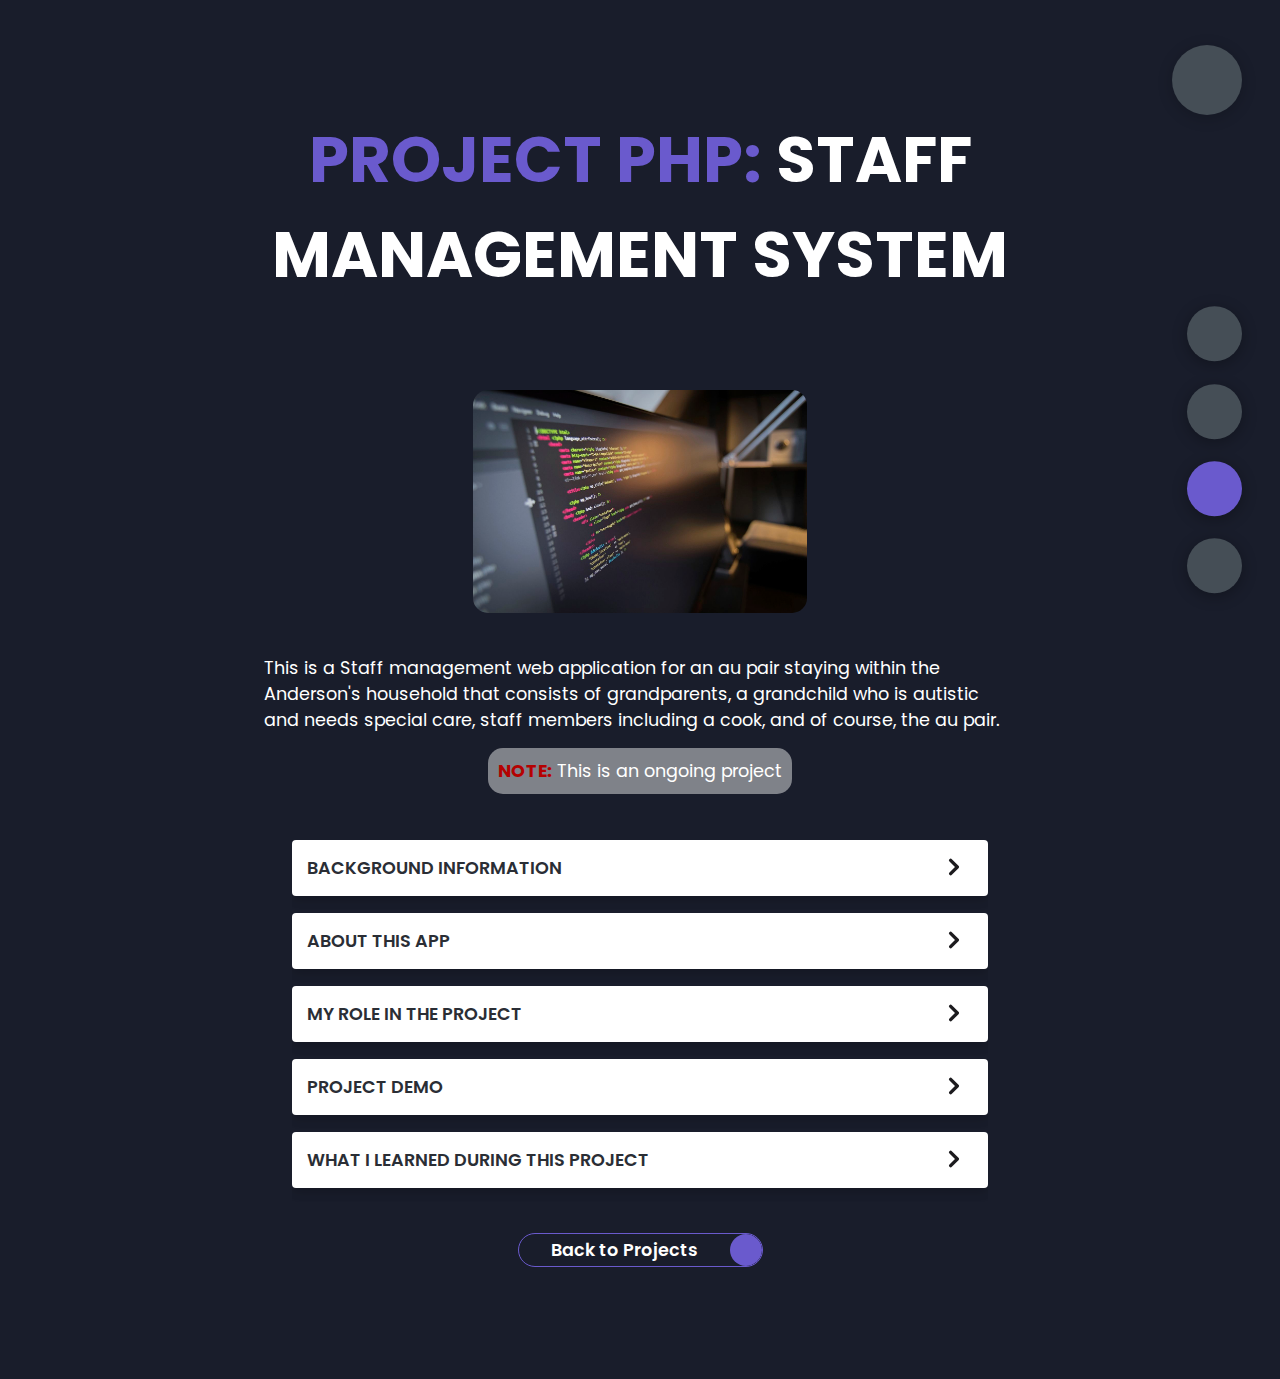
<file: projects/lst-php.html>
<!DOCTYPE html>
<html lang="en">

<head>
    <meta charset="UTF-8">
    <meta http-equiv="X-UA-Compatible" content="IE=edge">
    <meta name="viewport" content="width=device-width, initial-scale=1.0">
    <title>Portfolio</title>
    <link rel="stylesheet" href="/styles/styles.css">
    <link rel="preconnect" href="https://fonts.googleapis.com">
    <link rel="preconnect" href="https://fonts.gstatic.com" crossorigin>
    <link href="https://fonts.googleapis.com/css2?family=Poppins:ital@0;1&display=swap" rel="stylesheet">
    <link rel="stylesheet" href="https://cdnjs.cloudflare.com/ajax/libs/font-awesome/6.4.0/css/all.min.css"
        integrity="sha512-iecdLmaskl7CVkqkXNQ/ZH/XLlvWZOJyj7Yy7tcenmpD1ypASozpmT/E0iPtmFIB46ZmdtAc9eNBvH0H/ZpiBw=="
        crossorigin="anonymous" referrerpolicy="no-referrer" />
</head>

<body class="main-content">
    <main>
        <section class="section sec3 portfolio" id="portfolio">
            <div class="main-title">
                <h2><span>Project PHP:</span> staff management system</h2>
            </div>
            <div class="intro-text">
                <img src="/img/lst-php.jpg" alt="" style="border-radius: 15px;">
                <p>
                    This is a Staff management web application for an au pair staying within the Anderson's household
                    that
                    consists of grandparents, a grandchild who is autistic and needs special care, staff members
                    including a cook, and of course, the au pair.

                </p>
                <p
                    style="background-color: rgba(255, 255, 255, 0.447); padding: 10px; border-radius: 15px;  width: fit-content; margin-top: 15px;">
                    <span style="text-transform: uppercase; font-weight: bold; color: rgb(181, 1, 1);">Note:</span> This
                    is
                    an ongoing project
                </p>
            </div>
            <div class="project-section">
                <div class="collapsable">
                    <input type="checkbox" id="collapsable-head-1">
                    <label for="collapsable-head-1">Background information</label>
                    <div class="project-section-content">
                        <p>
                            After completing the requirements analysis for the 'Staff Management System' project (read
                            more about it <a href="/projects/staffManagementSystem.html" class="here" target="_blank">here</a>), it was time to turn the web application into a reality. My team and I
                            had a design report, prototypes, and feedback from both the customer and the teacher to
                            start programming the real application. As part of our 'Project PHP' class, which serves as
                            a practice course for what was taught in a previous class called 'Web Applications in PHP,'
                            I had the opportunity to work with my team again to develop the web application. This
                            project class included weekly meetings where we had a stand-up meeting, updated the JIRA
                            scrum board, helped each other, asked for help from teachers when needed, brainstormed
                            ideas, coded and pushed to GitHub, and had fun with the team. We also conducted meetings
                            with the client periodically to ensure we met their requirements and expectations.
                            Additionally, we implemented various user support methods that we thought would be helpful,
                            particularly for the elderly and those who require special care. The web framework used was
                            Laravel 9, along with Tailwind CSS, and we also used Livewire, a full-stack framework for
                            Laravel that helps build dynamic websites.
                        </p>
                    </div>

                </div>

                <div class="collapsable">
                    <input type="checkbox" id="collapsable-head-2">
                    <label for="collapsable-head-2">About this app</label>
                    <div class="project-section-content">
                        <p>

                            The main goal of the application is to make the au pair's job in managing the household
                            easier, be it managing tasks, appointments, staff members, meals, documents, etc. The client
                            wanted a centralized application where she can view everything and be capable of making
                            changes with a click of a button. This app will also make the staff members' work easier to
                            track and ease communication between all people in the house. It also helps the grandparents
                            keep an eye on everything going on around the household. The grandson is capable of viewing
                            who is in the house and at what time in order to schedule his visits. The app makes all
                            these processes more efficient by improving communication, organization, and accessibility
                            of information. The system focuses on ease of use and speed for the elderly couple, au pair,
                            and staff.
                        </p>
                    </div>

                </div>

                <div class="collapsable">
                    <input type="checkbox" id="collapsable-head-3">
                    <label for="collapsable-head-3">My role in the project</label>
                    <div class="project-section-content">
                        <p>
                            I am serving as the Scrum Master for this project. My responsibilities include updating the
                            JIRA platform, ensuring that everyone is on track and has at least one active task at all
                            times, making daily stand-up meeting reports, and sending them to the teachers. I also take
                            the lead in contacting the client and presenting what the team has accomplished.

                            On the technical side, I am responsible for creating the pages to manage invoices and files.
                            This involves setting up the related database tables, programming the mobile view, ensuring
                            that files are secure, and performing CRUD (Create, Read, Update, Delete) functionalities on
                            them based on the authorization level of the logged-in user. I have also implemented user
                            support through tooltips and a guided tour of the page.

                            Additionally, I helped out a team member by taking over the task of creating the edit and
                            delete functionalities for absences that staff members may declare.

                            Later on, at the client's request, I implemented an "undo" functionality for the users in
                            case someone accidentally deletes a file or invoice.
                        </p>
                    </div>

                </div>

                <div class="collapsable">
                    <input type="checkbox" id="collapsable-head-4">
                    <label for="collapsable-head-4">Project demo</label>
                    <div class="project-section-content">
                        <h4>Prototypes</h4>
                        <div class="image">
                            <img src="/img/lst-php-demo1.jpg" alt="Dashboard view">
                            <img src="/img/lst-php-demo2.jpg" alt="Manage invoices view">
                            <img src="/img/lst-php-demo3.jpg" alt="Manage files view">
                        </div>
                    </div>
                </div>

                <div class="collapsable">
                    <input type="checkbox" id="collapsable-head-5">
                    <label for="collapsable-head-5">What I learned during this project</label>
                    <div class="project-section-content">
                        <h4>Soft skills</h4>
                        <ul>
                            <li>Team work.</li>
                            <li>Communication in a non-technical way with clients.</li>
                            <li>Agile working and Scrum.</li>
                            <li>Time management.</li>
                            <li>Recognizing different client needs for different clients, and taking user friendliness
                                into account.</li>
                        </ul>
                        <h4>Technical skills</h4>
                        <ul>
                            <li>Laravel 9 and Tailwind CSS.</li>
                            <li>PHP, HTML, CSS.</li>
                            <li>Securing files.</li>
                            <li>SQL.</li>
                            <li>Working with JIRA.</li>
                        </ul>
                    </div>
                </div>

                <div style="display: flex; justify-content: center; margin-top: 3%">
                    <div class="btn-con">
                        <a href="/portfolio.html" class="main-btn">
                            <span class="btn-text">Back to Projects</span>
                            <span class="btn-icon"><i class="fas fa-rotate-left"></i></span>
                        </a>
                    </div>
                </div>
            </div>

        </section>
    </main>

    <div class="controlls">
        <a class="control control-1" data-id="home" href="/index.html">
            <i class="fa-solid fa-house"></i>
        </a>
        <a class="control control-2" data-id="about" href="/about.html">
            <i class="fa-solid fa-user"></i>
        </a>
        <a class="control control-3 active-btn" data-id="portfolio" href="/portfolio.html">
            <i class="fa-solid fa-briefcase"></i>
        </a>
        <a class="control control-5" data-id="contact" href="/contact.html">
            <i class="fa-solid fa-envelope-open"></i>
        </a>
    </div>

    <div class="theme-btn">
        <i class="fas fa-adjust"></i>
    </div>

    <script src="/app.js"></script>

</body>

</html>
</file>
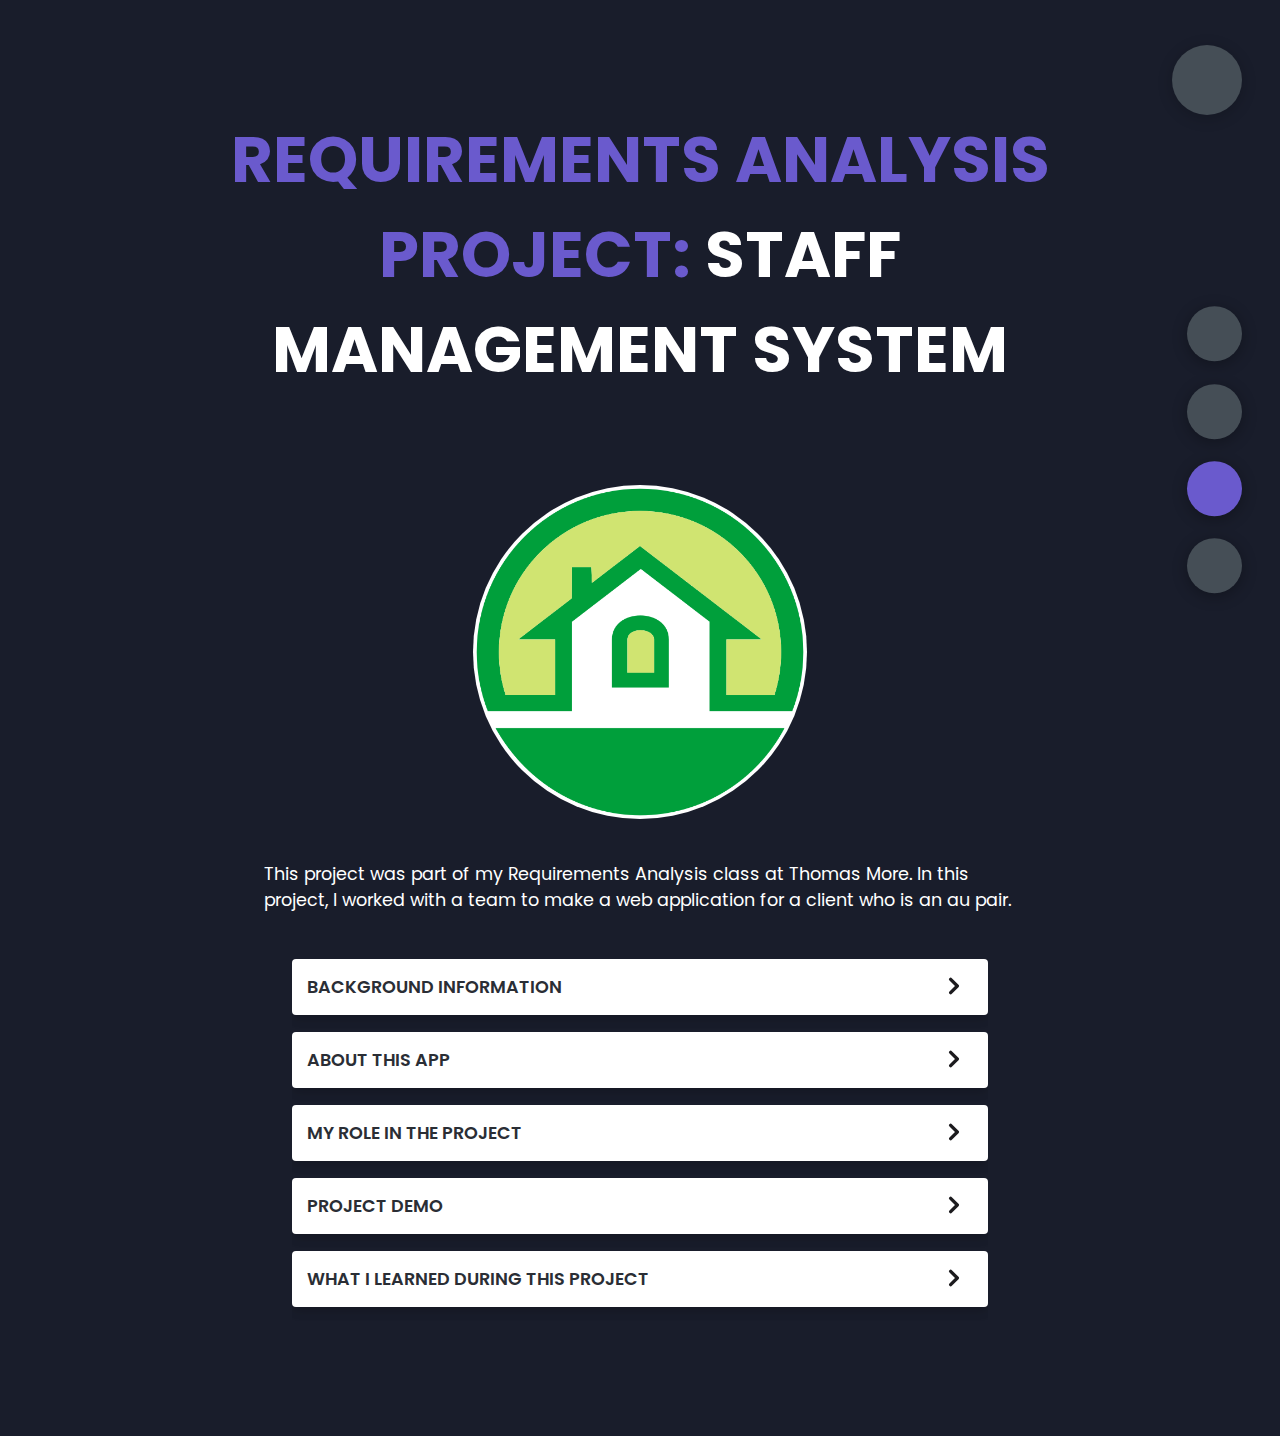
<file: projects/staffManagementSystem.html>
<!DOCTYPE html>
<html lang="en">

<head>
    <meta charset="UTF-8">
    <meta http-equiv="X-UA-Compatible" content="IE=edge">
    <meta name="viewport" content="width=device-width, initial-scale=1.0">
    <title>Portfolio</title>
    <link rel="stylesheet" href="/styles/styles.css">
    <link rel="preconnect" href="https://fonts.googleapis.com">
    <link rel="preconnect" href="https://fonts.gstatic.com" crossorigin>
    <link href="https://fonts.googleapis.com/css2?family=Poppins:ital@0;1&display=swap" rel="stylesheet">
    <link rel="stylesheet" href="https://cdnjs.cloudflare.com/ajax/libs/font-awesome/6.4.0/css/all.min.css"
        integrity="sha512-iecdLmaskl7CVkqkXNQ/ZH/XLlvWZOJyj7Yy7tcenmpD1ypASozpmT/E0iPtmFIB46ZmdtAc9eNBvH0H/ZpiBw=="
        crossorigin="anonymous" referrerpolicy="no-referrer" />
</head>

<body class="main-content">
    <main>
        <section class="section sec3 portfolio" id="portfolio">
            <div class="main-title">
                <h2><span>Requirements analysis project:</span> staff management system</h2>
            </div>
            <div class="intro-text">
                <img src="/img/house.png" alt="" style="background-color: white; border-radius: 50%;">
                <p>
                    This project was part of my Requirements Analysis class at Thomas More. In this project, I worked
                    with a team to make a web application for a client who is an au pair.
                </p>
            </div>
            <div class="project-section">
                <div class="collapsable">
                    <input type="checkbox" id="collapsable-head-1">
                    <label for="collapsable-head-1">Background information</label>
                    <div class="project-section-content">
                        <p>
                            Our client, an au pair for an elderly couple in England, needs a web application to help her
                            manage her tasks and work more efficiently. The application needs to keep an overview of
                            when staff is working, keep track of paperwork and invoices, remember recurring appointments
                            and tasks, and plan meals. Currently, the system is chaotic, with some information on paper
                            and some online, making it easy to lose track of what is happening. The client is also
                            responsible for keeping track of the Andersons' autistic grandson, she would like to have an
                            overview of when he is visiting and be able to schedule things with him. The goal of the
                            project is to develop a central web application for the Anderson household staff, that will
                            help the head of the household and the au pair easily maintain an overview of everything
                            that is happening and plan the meals for the staff.
                        </p>
                    </div>

                </div>

                <div class="collapsable">
                    <input type="checkbox" id="collapsable-head-2">
                    <label for="collapsable-head-2">About this app</label>
                    <div class="project-section-content">
                        <p>
                            The main goal of the application is to make the job of all staff and family members easier
                            and more efficient by improving communication, organization, and accessibility of
                            information. The system will focus on ease of use and speed for the elderly couple, au pair,
                            and staff.
                        </p>
                    </div>

                </div>

                <div class="collapsable">
                    <input type="checkbox" id="collapsable-head-3">
                    <label for="collapsable-head-3">My role in the project</label>
                    <div class="project-section-content">
                        <p>
                            I was appointed as the scrum master, this meant that I will keep track of everyone's work
                            and that everything is going as planned. I was also responsible for designing the prototypes
                            of the pages to manage invoices and categories in the system. As a team, we worked together
                            and discussed how to model the database for this system.


                            Besides the previously mentioned tasks, I was specifically resonsible at the end for
                            reviewing and proofreading the team's report, checking the consistency of it, and finally
                            submitting it.
                        </p>
                    </div>

                </div>

                <div class="collapsable">
                    <input type="checkbox" id="collapsable-head-4">
                    <label for="collapsable-head-4">Project demo</label>
                    <div class="project-section-content">
                        <h4>User case diagram</h4>
                        <p>
                            StarUML was the used software to model the diagram.
                        </p>
                        <div class="image">
                            <img src="/img/LSTA.png" alt="Use case diagram">
                        </div>
                        <br />
                        <h4>Entity relationship diagram</h4>
                        <div class="image">
                            <img src="/img/datamodel.png" alt="Use case diagram">
                        </div>
                        <h4>Prototypes</h4>
                        <div class="image">
                            <img src="/img/managecategories.png" alt="Manage categories view">
                            <img src="/img/managecategories2.png" alt="Manage categories view">
                            <img src="/img/managecategories3.png" alt="Manage categories view">
                            <img src="/img/manageinvoices.png" alt="Manage invoices view">
                            <img src="/img/manageinvoices2.png" alt="Manage invoices view">
                        </div>
                        <p>Feel free to view the entire prototype by downloading the full Axure file:</p>
                        <div class="download-con">
                            <button class="download">
                                <a href="/files/LST-A.rpteam" download="Prototypes.rpteam">Download
                                    Prototypes <i class="fas fa-download"></i></a>
                            </button>
                        </div>
                    </div>
                </div>

                <div class="collapsable">
                    <input type="checkbox" id="collapsable-head-5">
                    <label for="collapsable-head-5">What I learned during this project</label>
                    <div class="project-section-content">
                        <h4>Soft skills</h4>
                        <ul>
                            <li>Team work.</li>
                            <li>Communication in a non-technical way with clients.</li>
                            <li>Agile working and Scrum.</li>
                            <li>Time management.</li>
                            <li>Recognizing different client needs for different clients, and taking user friendliness into account.</li>
                        </ul>
                        <h4>Technical skills</h4>
                        <ul>
                            <li>Making use case diagrams using StarUML.</li>
                            <li>Making ERDs using StarUML.</li>
                            <li>Prototyping using Axure.</li>
                            <li>Making a design report.</li>
                            <li>Working with Trello.</li>
                            <li>Using Microsoft Teams to communicate.</li>
                        </ul>
                    </div>
                </div>
            </div>

        </section>
    </main>

    <div class="controlls">
        <a class="control control-1" data-id="home" href="/index.html">
            <i class="fa-solid fa-house"></i>
        </a>
        <a class="control control-2" data-id="about" href="/about.html">
            <i class="fa-solid fa-user"></i>
        </a>
        <a class="control control-3 active-btn" data-id="portfolio" href="/portfolio.html">
            <i class="fa-solid fa-briefcase"></i>
        </a>
        <a class="control control-5" data-id="contact" href="/contact.html">
            <i class="fa-solid fa-envelope-open"></i>
        </a>
    </div>

    <div class="theme-btn">
        <i class="fas fa-adjust"></i>
    </div>

    <script src="/app.js"></script>

</body>

</html>
</file>
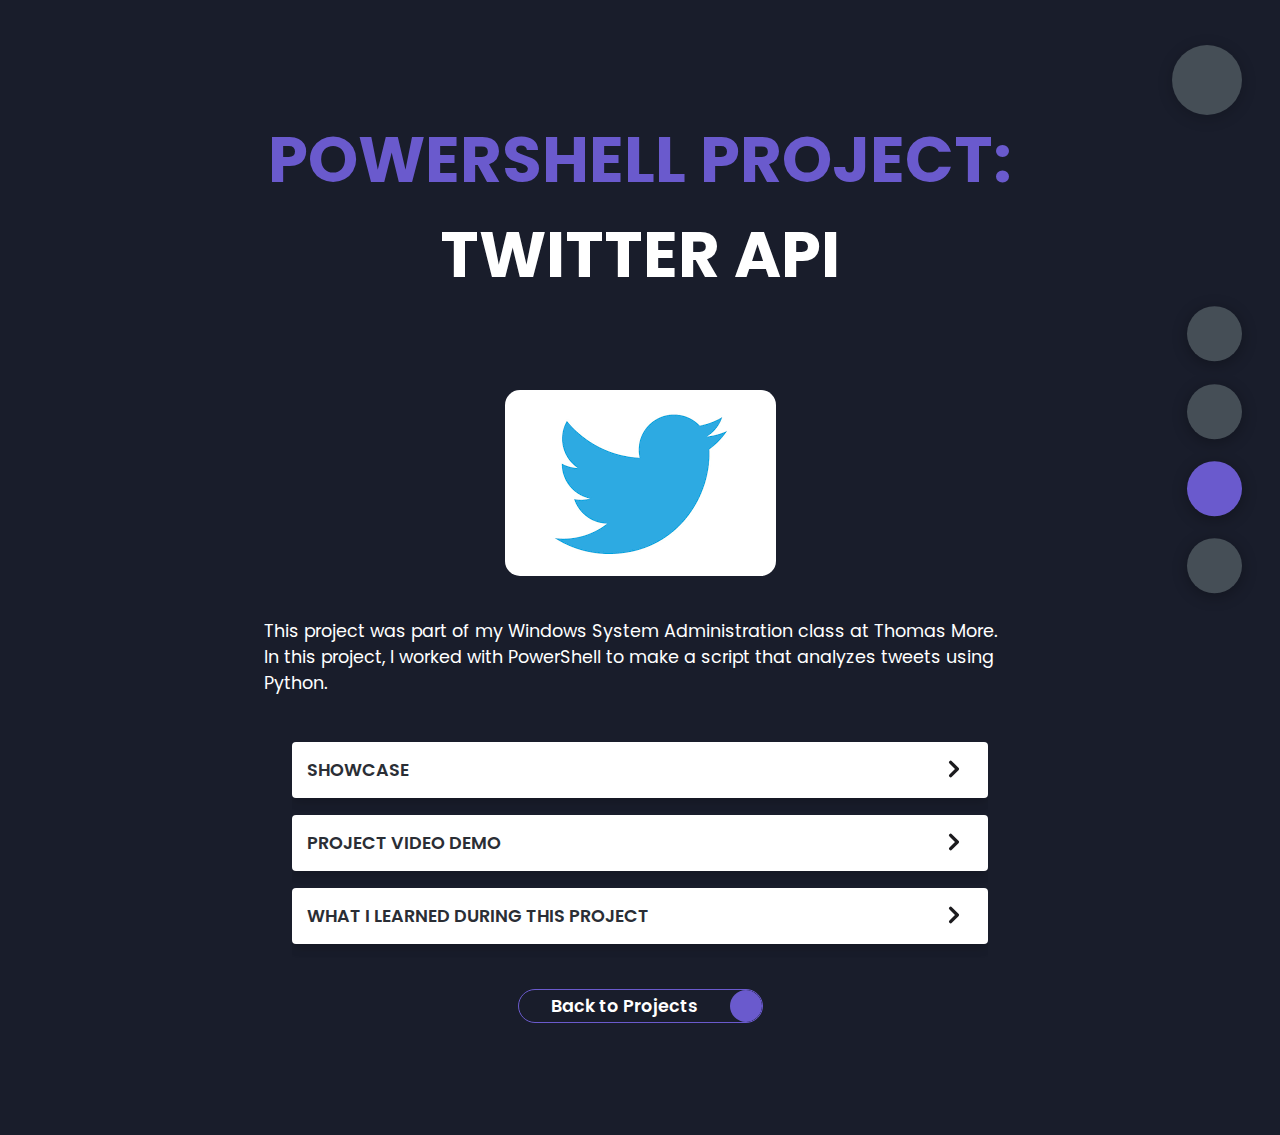
<file: projects/twitterAPI.html>
<!DOCTYPE html>
<html lang="en">

<head>
    <meta charset="UTF-8">
    <meta http-equiv="X-UA-Compatible" content="IE=edge">
    <meta name="viewport" content="width=device-width, initial-scale=1.0">
    <title>Portfolio</title>
    <link rel="stylesheet" href="/styles/styles.css">
    <link rel="preconnect" href="https://fonts.googleapis.com">
    <link rel="preconnect" href="https://fonts.gstatic.com" crossorigin>
    <link href="https://fonts.googleapis.com/css2?family=Poppins:ital@0;1&display=swap" rel="stylesheet">
    <link rel="stylesheet" href="https://cdnjs.cloudflare.com/ajax/libs/font-awesome/6.4.0/css/all.min.css"
        integrity="sha512-iecdLmaskl7CVkqkXNQ/ZH/XLlvWZOJyj7Yy7tcenmpD1ypASozpmT/E0iPtmFIB46ZmdtAc9eNBvH0H/ZpiBw=="
        crossorigin="anonymous" referrerpolicy="no-referrer" />
</head>

<body class="main-content">
    <main>
        <section class="section sec3 portfolio" id="portfolio">
            <div class="main-title">
                <h2><span>Powershell project:</span> twitter api</h2>
            </div>
            <div class="intro-text">
                <img src="/img/twitter.png" alt="" style="background-color: white; border-radius: 15px;">
                <p>
                    This project was part of my Windows System Administration class at Thomas More. In this project, I
                    worked with PowerShell to make a script that analyzes tweets using Python.
                </p>
            </div>
            <div class="project-section">
                <div class="collapsable">
                    <input type="checkbox" id="collapsable-head-1">
                    <label for="collapsable-head-1">Showcase</label>
                    <div class="project-section-content">
                        <div class="image">
                            <img src="/img/tweet.png" alt="Tweet showcase">
                        </div>
                    </div>

                </div>

                <div class="collapsable">
                    <input type="checkbox" id="collapsable-head-2">
                    <label for="collapsable-head-2">Project video demo</label>
                    <div class="project-section-content">
                        <p>I would like to share with you this YouTube video I made to explain this project.</p>
                        <div class="video-frame">
                            <iframe width="80%" height="315" src="https://www.youtube.com/embed/DGGljYx5qrA"
                            title="YouTube video player" frameborder="0"
                            allow="accelerometer; autoplay; clipboard-write; encrypted-media; gyroscope; picture-in-picture; web-share"
                            allowfullscreen></iframe>
                        </div>
                        <p>Feel free to view the entire documentation for this project:</p>
                        <div class="download-con">
                            <button class="download">
                                <a href="/files/TwitterCaseStudy.docx" download="Prototypes.rpteam">Download
                                    Documentation <i class="fas fa-download"></i></a>
                            </button>
                        </div>
                    </div>
                </div>

                <div class="collapsable">
                    <input type="checkbox" id="collapsable-head-5">
                    <label for="collapsable-head-5">What I learned during this project</label>
                    <div class="project-section-content">
                        <p>
                            During this individual project, I learned how to work with Twitter API and PowerShell. This
                            project required a lot of looking up online, which enhanced my search skills. Many times I
                            was faced with trial and error which I came to realize is a natural process when learning
                            for a computer science degree. It made me more resilient and curious to know more and try
                            things on my own. I believe such skills are essential for a programmer as technology is
                            constantly evolving and learning is a never-ending process in this career. Through this
                            project, I also enhanced my knowledge of the Windows system, which has already started to
                            benefit me whenever I face any problem on my laptop. I learned where to look when
                            troubleshooting problems.
                        </p>
                    </div>
                </div>

                <div style="display: flex; justify-content: center; margin-top: 3%">
                    <div class="btn-con">
                        <a href="/portfolio.html" class="main-btn">
                            <span class="btn-text">Back to Projects</span>
                            <span class="btn-icon"><i class="fas fa-rotate-left"></i></span>
                        </a>
                    </div>
                </div>
            </div>

        </section>
    </main>

    <div class="controlls">
        <a class="control control-1" data-id="home" href="/index.html">
            <i class="fa-solid fa-house"></i>
        </a>
        <a class="control control-2" data-id="about" href="/about.html">
            <i class="fa-solid fa-user"></i>
        </a>
        <a class="control control-3 active-btn" data-id="portfolio" href="/portfolio.html">
            <i class="fa-solid fa-briefcase"></i>
        </a>
        <a class="control control-5" data-id="contact" href="/contact.html">
            <i class="fa-solid fa-envelope-open"></i>
        </a>
    </div>

    <div class="theme-btn">
        <i class="fas fa-adjust"></i>
    </div>

    <script src="/app.js"></script>

</body>

</html>
</file>
<file: styles/styles.css>
* {
  margin: 0;
  padding: 0;
  box-sizing: border-box;
  list-style: none;
}

:root {
  --color-primary: #191d2b;
  --color-secondary: #6a5acd;
  --color-white: #FFFFFF;
  --color-black: #000;
  --color-grey0: #f8f8f8;
  --color-grey-1: #dbe1e8;
  --color-grey-2: #b2becd;
  --color-grey-3: #6c7983;
  --color-grey-4: #454e56;
  --color-grey-5: #2a2e35;
  --color-grey-6: #12181b;
  --br-sm-2: 14px;
  --box-shadow-1: 0 3px 15px rgba(0, 0, 0, .3) ;
}

.light-mode {
  --color-primary: #FFFFFF;
  --color-secondary: #6a5acd;
  --color-white: #454e56;
  --color-black: #000;
  --color-grey0: #f8f8f8;
  --color-grey-1: #6c7983;
  --color-grey-2: #6c7983;
  --color-grey-3: #6c7983;
  --color-grey-4: #454e56;
  --color-grey-5: #dadada;
  --color-grey-6: #12181b;
}

body {
  font-family: "Poppins", sans-serif;
  background-color: var(--color-primary);
  font-size: 1.1rem;
  color: var(--color-white);
  transition: all 0.4s ease-in-out;
}

a {
  display: inline-block;
  text-decoration: none;
  color: inherit;
  font-family: inherit;
}

header {
  min-height: 100vh;
  font-family: "Poppins", sans-serif;
  color: var(--color-white);
  overflow: hidden;
}

section {
  min-height: 100vh;
  width: 100%;
  position: absolute;
  left: 0;
  top: 0;
  padding: 3rem 10rem;
}

.section {
  transform: translateY(-100%) scale(0);
  transition: all 0.4s ease-in-out;
  background-color: var(--color-primary);
}

.sec1 {
  display: none;
  transform: translateY(0) scale(1);
}

.sec2 {
  transform: translateY(0) scale(1);
}

.sec3 {
  transform: translateY(0) scale(1);
}

.sec4 {
  transform: translateY(0) scale(1);
}

.sec5 {
  transform: translateY(0) scale(1);
}

.active {
  display: block;
  animation: scaleAnim 1s ease-in-out;
}
@keyframes scaleAnim {
  0% {
    transform: translateY(-100%) scaleY(0);
  }
  100% {
    transform: translateY(0) scaleY(1);
  }
}

body {
  animation: scaleAnim 1s ease-in-out;
}
@keyframes scaleAnim {
  0% {
    transform: translateY(-100%) scaleY(0);
  }
  100% {
    transform: translateY(0) scaleY(1);
  }
}

.controlls {
  position: fixed;
  z-index: 10;
  top: 50%;
  right: 3%;
  display: flex;
  flex-direction: column;
  align-items: center;
  justify-content: center;
  transform: translateY(-50%);
}
.controlls .active-btn {
  background-color: var(--color-secondary) !important;
  transition: all 0.4s ease-in-out;
}
.controlls .active-btn i {
  color: var(--color-white) !important;
}
.controlls .control {
  padding: 1rem;
  cursor: pointer;
  background-color: var(--color-grey-4);
  width: 55px;
  height: 55px;
  border-radius: 50%;
  display: flex;
  justify-content: center;
  align-items: center;
  margin: 0.7rem 0;
  box-shadow: var(--box-shadow-1);
  transition: all 0.4s ease-in-out;
}
.controlls .control:hover {
  transform: translateY(-5px);
  background-color: var(--color-white);
}
.controlls .control:hover i {
  color: var(--color-secondary);
}
.controlls .control i {
  color: var(--color-grey0);
}

.theme-btn {
  top: 5%;
  right: 3%;
  width: 70px;
  height: 70px;
  border-radius: 50%;
  background-color: var(--color-grey-4);
  cursor: pointer;
  display: flex;
  align-items: center;
  justify-content: center;
  position: fixed;
  box-shadow: 0 3px 15px rgba(0, 0, 0, 0.2);
  transition: all 0.1s ease-in-out;
}
.theme-btn:active {
  transform: translateY(-3px);
}
.theme-btn i {
  font-size: 1.4rem;
  color: var(--color-grey-2);
  pointer-events: none;
}

/*Header-content*/
.header-content {
  display: grid;
  grid-template-columns: repeat(2, 1fr);
  min-height: 100vh;
}
.header-content .left-header {
  display: flex;
  align-items: center;
  position: relative;
}
.header-content .left-header .h-shape {
  transition: all 0.4s ease-in-out;
  width: 65%;
  height: 100%;
  background-color: var(--color-secondary);
  position: absolute;
  left: 0;
  top: 0;
  z-index: -1;
  -webkit-clip-path: polygon(0 0, 46% 0, 79% 100%, 0% 100%);
          clip-path: polygon(0 0, 46% 0, 79% 100%, 0% 100%);
}
.header-content .left-header .image {
  border-radius: var(--br-sm-2);
  width: 68%;
  height: 90%;
  margin-left: 4rem;
  background-color: var(--color-black);
  transition: all 0.4s ease-in-out;
}
.header-content .left-header .image img {
  width: 100%;
  height: 100%;
  -o-object-fit: cover;
     object-fit: cover;
  transition: all 0.4s ease-in-out;
  filter: grayscale(100%);
}
.header-content .left-header .image img:hover {
  filter: grayscale(0);
}
.header-content .right-header {
  display: flex;
  flex-direction: column;
  justify-content: center;
  padding-right: 18rem;
}
.header-content .right-header .name span {
  color: var(--color-secondary);
}
.header-content .right-header p {
  margin: 1.5rem 0;
  line-height: 2rem;
}

/*Timeline*/
.timeline {
  display: grid;
  grid-template-columns: repeat(2, 1fr);
  gap: 2rem;
  padding-bottom: 3rem;
}
.timeline .timeline-item {
  position: relative;
  padding-left: 3rem;
  border-left: 1px solid var(--color-grey-5);
}
.timeline .timeline-item .tl-icon {
  position: absolute;
  left: -27px;
  top: 0;
  background-color: var(--color-secondary);
  width: 50px;
  height: 50px;
  border-radius: 50%;
  display: flex;
  align-items: center;
  justify-content: center;
}
.timeline .timeline-item .tl-icon i {
  font-size: 1.3rem;
}
.timeline .timeline-item .tl-duration {
  padding: 0.2rem 0.6rem;
  background-color: var(--color-grey-5);
  border-radius: 15px;
  display: inline-block;
  font-size: 0.8rem;
  text-transform: uppercase;
  font-weight: 500;
}
.timeline .timeline-item h5 {
  padding: 1rem 0;
  text-transform: uppercase;
  font-size: 1.3rem;
  font-weight: 600;
}
.timeline .timeline-item h5 span {
  color: var(--color-grey-2);
  font-weight: 500;
  font-size: 1.2rem;
}
.timeline .timeline-item p {
  color: var(--color-grey-2);
}

.port-text {
  padding: 2rem 0;
  text-align: center;
}

.portfolios {
  display: grid;
  grid-template-columns: repeat(3, 1fr);
  gap: 2rem;
  margin-top: 3rem;
}
.portfolios .portfolio-item {
  position: relative;
}
.portfolios .portfolio-item img {
  width: 100%;
  height: 300px;
  -o-object-fit: contain;
     object-fit: contain;
  border-radius: 15px;
}
.portfolios .portfolio-item .hover-items {
  width: 100%;
  height: 100%;
  background-color: var(--color-secondary);
  top: 0;
  left: 0;
  position: absolute;
  border-radius: 15px;
  display: flex;
  align-items: center;
  flex-direction: column;
  justify-content: center;
  opacity: 0;
  transform: scale(0);
  transition: all 0.4s ease-in-out;
}
.portfolios .portfolio-item .hover-items h3 {
  font-size: 1.5rem;
  padding-left: 10px;
  padding-right: 10px;
  margin-bottom: 1.5rem;
  color: var(--color-white);
  text-align: center;
}
.portfolios .portfolio-item .hover-items .icons {
  display: flex;
  justify-content: center;
  align-items: center;
}
.portfolios .portfolio-item .hover-items .icons .icon {
  background-color: var(--color-primary);
  border-radius: 50%;
  width: 50px;
  height: 50px;
  display: flex;
  align-items: center;
  justify-content: center;
  margin: 0 1rem;
  cursor: pointer;
  transition: all 0.4s ease-in-out;
}
.portfolios .portfolio-item .hover-items .icons .icon i {
  font-size: 1.5rem;
  color: var(--color-white);
  margin: 0 1rem;
}
.portfolios .portfolio-item .hover-items .icons .icon:hover {
  background-color: var(--color-white);
}
.portfolios .portfolio-item .hover-items .icons .icon:hover i {
  color: var(--color-primary);
}

.portfolio-item:hover .hover-items {
  opacity: 1;
  transform: scale(1);
}

.contact-content-con {
  display: flex;
  padding-top: 3.5rem;
}
.contact-content-con .left-contact {
  flex: 2;
}
.contact-content-con .left-contact h4 {
  margin-top: 1rem;
  font-size: 2rem;
  text-transform: uppercase;
}
.contact-content-con .left-contact p {
  margin: 1rem 0;
  line-height: 2rem;
}
.contact-content-con .left-contact .contact-info .contact-item {
  display: flex;
  align-items: center;
  justify-content: space-between;
}
.contact-content-con .left-contact .contact-info .contact-item p {
  margin: 0.3rem 0 !important;
  padding: 0 !important;
}
.contact-content-con .left-contact .contact-info .contact-item .icon {
  display: grid;
  grid-template-columns: 40px 1fr;
}
.contact-content-con .left-contact .contact-info .contact-item .icon .i {
  display: flex;
  align-items: center;
  font-size: 1.3rem;
}
.contact-content-con .left-contact .contact-icon {
  display: flex;
  margin-top: 2rem;
}
.contact-content-con .left-contact .contact-icon a {
  display: flex;
  align-items: center;
  color: var(--color-white);
  background-color: var(--color-grey-5);
  cursor: pointer;
  justify-content: center;
  width: 50px;
  height: 50px;
  border-radius: 50%;
  margin: 0 0.4rem;
  transition: all 0.4s ease-in-out;
}
.contact-content-con .left-contact .contact-icon a:hover {
  background-color: var(--color-secondary);
}
.contact-content-con .left-contact .contact-icon a:hover i {
  color: var(--color-primary);
}
.contact-content-con .left-contact .contact-icon a i {
  display: flex;
  align-items: center;
  justify-content: center;
  font-size: 1.3rem;
}
.contact-content-con .right-contact {
  flex: 3;
  margin-left: 3rem;
}
.contact-content-con .right-contact .input-control {
  margin: 1.5rem 0;
}
.contact-content-con .right-contact .input-control input,
.contact-content-con .right-contact .input-control textarea {
  border-radius: 30px;
  font-weight: inherit;
  font-size: inherit;
  font-family: inherit;
  padding: 0.8rem 1.1rem;
  outline: none;
  border: none;
  background-color: var(--color-grey-5);
  width: 100%;
  color: var(--color-white);
  resize: none;
}
.contact-content-con .right-contact .i-c-2 {
  display: flex;
}
.contact-content-con .right-contact .i-c-2 :last-child {
  margin-left: 1.5rem;
}
.contact-content-con .right-contact .submit-btn {
  display: flex;
  justify-content: flex-start;
}

/*Independant component*/
.btn-con {
  display: flex;
  align-self: flex-start;
}

.main-btn {
  border-radius: 30px;
  color: inherit;
  font-weight: 600;
  position: relative;
  border: 1px solid var(--color-secondary);
  display: flex;
  align-self: flex-start;
  align-items: center;
  overflow: hidden;
}
.main-btn .btn-text {
  padding: 0 2rem;
}
.main-btn .btn-icon {
  background-color: var(--color-secondary);
  display: flex;
  align-items: center;
  justify-content: center;
  border-radius: 50%;
  padding: 1rem;
}
.main-btn::before {
  content: "";
  position: absolute;
  top: 0;
  right: 0;
  transform: translateX(100%);
  transition: all 0.4s ease-out;
  z-index: -1;
}
.main-btn:hover {
  transition: all 0.4s ease-out;
}
.main-btn:hover::before {
  width: 100%;
  height: 100%;
  background-color: var(--color-secondary);
  transform: translateX(0);
  transition: all 0.4s ease-out;
}

.main-title {
  text-align: center;
}
.main-title h2 {
  position: relative;
  text-transform: uppercase;
  font-size: 4rem;
  font-weight: 700;
}
.main-title h2 span {
  color: var(--color-secondary);
}
.main-title h2 .bg-text {
  position: absolute;
  top: 50%;
  left: 50%;
  color: var(--color-grey-5);
  transition: all 0.4s ease-in-out;
  z-index: -1;
  transform: translate(-50%, -50%);
  font-weight: 900;
  font-size: 5.3rem;
}

/*About*/
.about-container {
  display: grid;
  grid-template-columns: repeat(2, 1fr);
  padding-top: 3.5rem;
  padding-bottom: 5rem;
}
.about-container .right-about {
  display: grid;
  grid-template-columns: repeat(2, 1fr);
  gap: 2rem;
  height: -moz-fit-content;
  height: fit-content;
}
.about-container .right-about .about-item {
  height: -moz-fit-content;
  height: fit-content;
  border: 1px solid var(--color-grey-5);
  border-radius: 5px;
  transition: all 0.4s ease-in-out;
  box-shadow: 1px 2px 15px rgba(0, 0, 0, 0.1);
}
.about-container .right-about .about-item:hover {
  cursor: default;
  transform: translateY(-5px);
  border: 1px solid var(--color-secondary);
  box-shadow: 1px 4px 15px rgba(0, 0, 0, 0.32);
}
.about-container .right-about .about-item .abt-text {
  padding: 1.5rem;
  display: flex;
  flex-direction: column;
}
.about-container .right-about .about-item .abt-text .large-text {
  font-size: 3rem;
  font-weight: 700;
  color: var(--color-secondary);
}
.about-container .right-about .about-item .abt-text .small-text {
  padding-left: 3rem;
  position: relative;
  text-transform: uppercase;
  font-size: 1.2rem;
  color: var(--color-grey-1);
  letter-spacing: 2px;
}
.about-container .right-about .about-item .abt-text .small-text::before {
  content: "";
  position: absolute;
  left: 0;
  top: 15px;
  width: 2rem;
  height: 2px;
  background-color: var(--color-grey-5);
}
.about-container .left-about {
  padding-right: 5rem;
}
.about-container .left-about p {
  line-height: 2rem;
  padding: 1rem;
  color: var(--color-grey-1);
}
.about-container .left-about h4 {
  font-size: 2rem;
  text-transform: uppercase;
}

.about-stats {
  padding-bottom: 4rem;
}
.about-stats .progress-bars {
  display: grid;
  grid-template-columns: repeat(2, 1fr);
  grid-gap: 2rem;
}
.about-stats .progress-bars .progress-bar {
  display: flex;
  flex-direction: column;
}
.about-stats .progress-bars .progress-bar .prog-title {
  text-transform: uppercase;
  font-weight: 500;
}
.about-stats .progress-bars .progress-bar .progress-con {
  display: flex;
  align-items: center;
}
.about-stats .progress-bars .progress-bar .progress-con .prog-text {
  color: var(--color-grey-2);
}
.about-stats .progress-bars .progress-bar .progress-con .progress {
  width: 100%;
  height: 0.45rem;
  background-color: var(--color-grey-4);
  margin-left: 1rem;
  position: relative;
}
.about-stats .progress-bars .progress-bar .progress-con .progress span {
  position: absolute;
  top: 0;
  left: 0;
  height: 100%;
  background-color: var(--color-secondary);
  transition: all 0.4s ease-in-out;
  width: 60%;
}
.about-stats .progress-bars .progress-bar .progress-con .progress .html {
  width: 95%;
}
.about-stats .progress-bars .progress-bar .progress-con .progress .css-sass {
  width: 90%;
}
.about-stats .progress-bars .progress-bar .progress-con .progress .js {
  width: 75%;
}
.about-stats .progress-bars .progress-bar .progress-con .progress .java {
  width: 85%;
}
.about-stats .progress-bars .progress-bar .progress-con .progress .php {
  width: 85%;
}
.about-stats .progress-bars .progress-bar .progress-con .progress .python {
  width: 75%;
}

.stat-title {
  text-transform: uppercase;
  font-size: 1.4rem;
  text-align: center;
  padding: 3.5rem 0;
  position: relative;
}
.stat-title::before {
  content: "";
  position: absolute;
  left: 50%;
  top: 0;
  width: 40%;
  height: 1px;
  background-color: var(--color-grey-5);
  transform: translateX(-50%);
}

.project-section {
  display: flex;
  justify-content: center;
  flex-direction: column;
  align-items: center;
}

.collapsable {
  flex: 1;
  width: 100%;
  max-width: 75%;
  overflow: hidden;
  font-weight: 500;
}

.collapsable input {
  display: none;
}

.collapsable label {
  position: relative;
  font-weight: 600;
  background-color: var(--color-white);
  box-shadow: 0 5px 11px 0 rgba(0, 0, 0, 0.1), 0 4px 11px 0 rgba(0, 0, 0, 0.08);
  color: var(--color-grey-5);
  display: block;
  cursor: pointer;
  padding: 15px;
  border-radius: 4px;
  z-index: 1;
  text-transform: uppercase;
}

.collapsable label::after {
  content: "";
  position: absolute;
  right: 25px;
  top: 18px;
  width: 18px;
  height: 18px;
  background: url(/img/arrowRight.svg) no-repeat 0 0;
  background-size: 2.5rem;
  background-position: center;
  transition: all 0.3s ease;
}

.collapsable input:checked + label::after {
  transform: rotate(90deg);
}

.project-section-content {
  max-height: 1px;
  overflow: hidden;
  border-radius: 4px;
  line-height: 1.4;
  position: relative;
  top: -100%;
  opacity: 0.5;
  transition: all 0.3s ease;
  margin-bottom: 1rem;
}

.collapsable input:checked ~ .project-section-content {
  max-height: 100%;
  padding: 20px 25px;
  background-color: var(--color-grey-1);
  box-shadow: 0 5px 11px 0 rgba(0, 0, 0, 0.1), 0 4px 11px 0 rgba(0, 0, 0, 0.08);
  opacity: 1;
  top: 0;
  text-align: justify;
  line-height: 2;
  margin-bottom: 1rem;
}

.project-section-content p {
  padding-left: 15px;
  padding-right: 15px;
  color: var(--color-grey-5);
}

.project-section-content ul {
  padding-left: 15px;
  padding-right: 15px;
  color: var(--color-grey-5);
}
.project-section-content ul li {
  list-style: square !important;
  margin-left: 30px;
}

.project-section-content h4 {
  padding-left: 15px;
  padding-right: 15px;
  text-transform: uppercase;
  font-weight: bold;
  font-size: 1.5rem;
  color: var(--color-grey-5);
}

.project-section .image {
  display: flex;
  justify-content: center;
  align-items: center;
  flex-direction: column;
}
.project-section .image img {
  max-width: 75%;
  margin: 1rem;
}

.intro-text {
  margin: 5%;
  display: flex;
  justify-content: center;
  flex-direction: column;
  align-items: center;
}
.intro-text p {
  text-align: center;
  width: 90%;
  text-align: left;
}
.intro-text img {
  max-width: 40%;
  margin: 5%;
}

.download {
  padding: 15px 20px 15px 20px;
  background-color: var(--color-grey-5);
  color: var(--color-white);
  font-size: 1rem;
  font-weight: bold;
  font-family: inherit;
  border-radius: 15px;
  cursor: pointer;
  transition: all 0.4s ease-in-out;
}
.download:hover {
  background-color: var(--color-secondary);
  transition: all 0.4s ease-in-out;
}

.download-con {
  padding-left: 15px;
  padding-right: 15px;
}

.video-frame {
  display: flex;
  justify-content: center;
}

.here {
  text-decoration: underline;
}
.here:hover {
  color: var(--color-secondary);
}

blockquote {
  color: var(--color-white);
}

@media screen and (max-width: 600px) {
  .theme-btn {
    width: 50px;
    height: 50px;
  }
  .main-title h2 {
    font-size: 2rem;
  }
  .main-title h2 span {
    font-size: 2.5rem;
  }
  .main-title h2 .bg-text {
    display: none;
  }
  .about-container {
    grid-template-columns: 1fr;
  }
  .about-container .right-about {
    padding-top: 2.5rem;
    grid-template-columns: 1fr;
  }
  .about-container .left-about {
    padding-right: 0;
  }
  .about-container .left-about p {
    padding-left: 0;
  }
  .timeline {
    grid-template-columns: 1fr;
    padding-bottom: 6rem;
  }
  .section {
    padding: 2rem 2.5rem;
  }
  .portfolios {
    grid-template-columns: 1fr;
    padding-bottom: 6rem;
  }
}
@media screen and (max-width: 1432px) {
  header {
    padding: 0 !important;
  }
  .section {
    padding: 7rem 11rem;
  }
  .contact-content-con {
    flex-direction: column;
  }
  .contact-content-con .right-contact {
    margin-left: 0;
    margin-top: 2.5rem;
  }
  .contact-content-con .right-contact .i-c-2 {
    flex-direction: column;
  }
  .contact-content-con .right-contact .i-c-2 :last-child {
    margin-left: 0;
    margin-top: 1.5rem;
  }
  .right-header {
    margin-top: 3rem !important;
  }
}
@media screen and (max-width: 1070px) {
  .about-container {
    grid-template-columns: 1fr;
  }
  .about-container .right-about {
    padding-top: 2.5rem;
  }
  .portfolios {
    grid-template-columns: 1fr 1fr;
  }
  .main-title h2 {
    font-size: 4rem;
  }
  .main-title h2 span {
    font-size: 4rem;
  }
  .main-title h2 .bg-text {
    font-size: 4.5rem;
  }
}
@media screen and (max-width: 970px) {
  .section {
    padding: 7rem 6rem;
  }
  header {
    padding: 0;
  }
  header .header-content {
    grid-template-columns: 1fr;
    padding-bottom: 6rem;
  }
  header .header-content .right-header {
    padding: 0 !important;
    grid-row: 1;
    width: 90%;
    margin: 0 auto;
  }
  header .header-content .right-header .name {
    font-size: 2.5rem !important;
  }
  header .header-content .left-header .h-shape {
    display: none;
  }
  header .header-content .left-header .image {
    margin: 0 auto;
    width: 90%;
  }
  .controlls {
    top: auto;
    bottom: 0;
    flex-direction: row;
    justify-content: center;
    left: 50%;
    transform: translateX(-50%);
    width: 100%;
    background-color: var(--color-grey-5);
  }
  .controlls .control {
    margin: 1rem 1rem;
  }
}
@media screen and (max-width: 700px) {
  .section {
    padding: 7rem 3rem;
  }
  .about-stats .progress-bars {
    grid-template-columns: 1fr;
  }
  .main-title h2 {
    font-size: 3rem;
  }
  .main-title h2 span {
    font-size: 3rem;
  }
  .main-title h2 .bg-text {
    font-size: 4rem;
  }
}/*# sourceMappingURL=styles.css.map */
</file>
